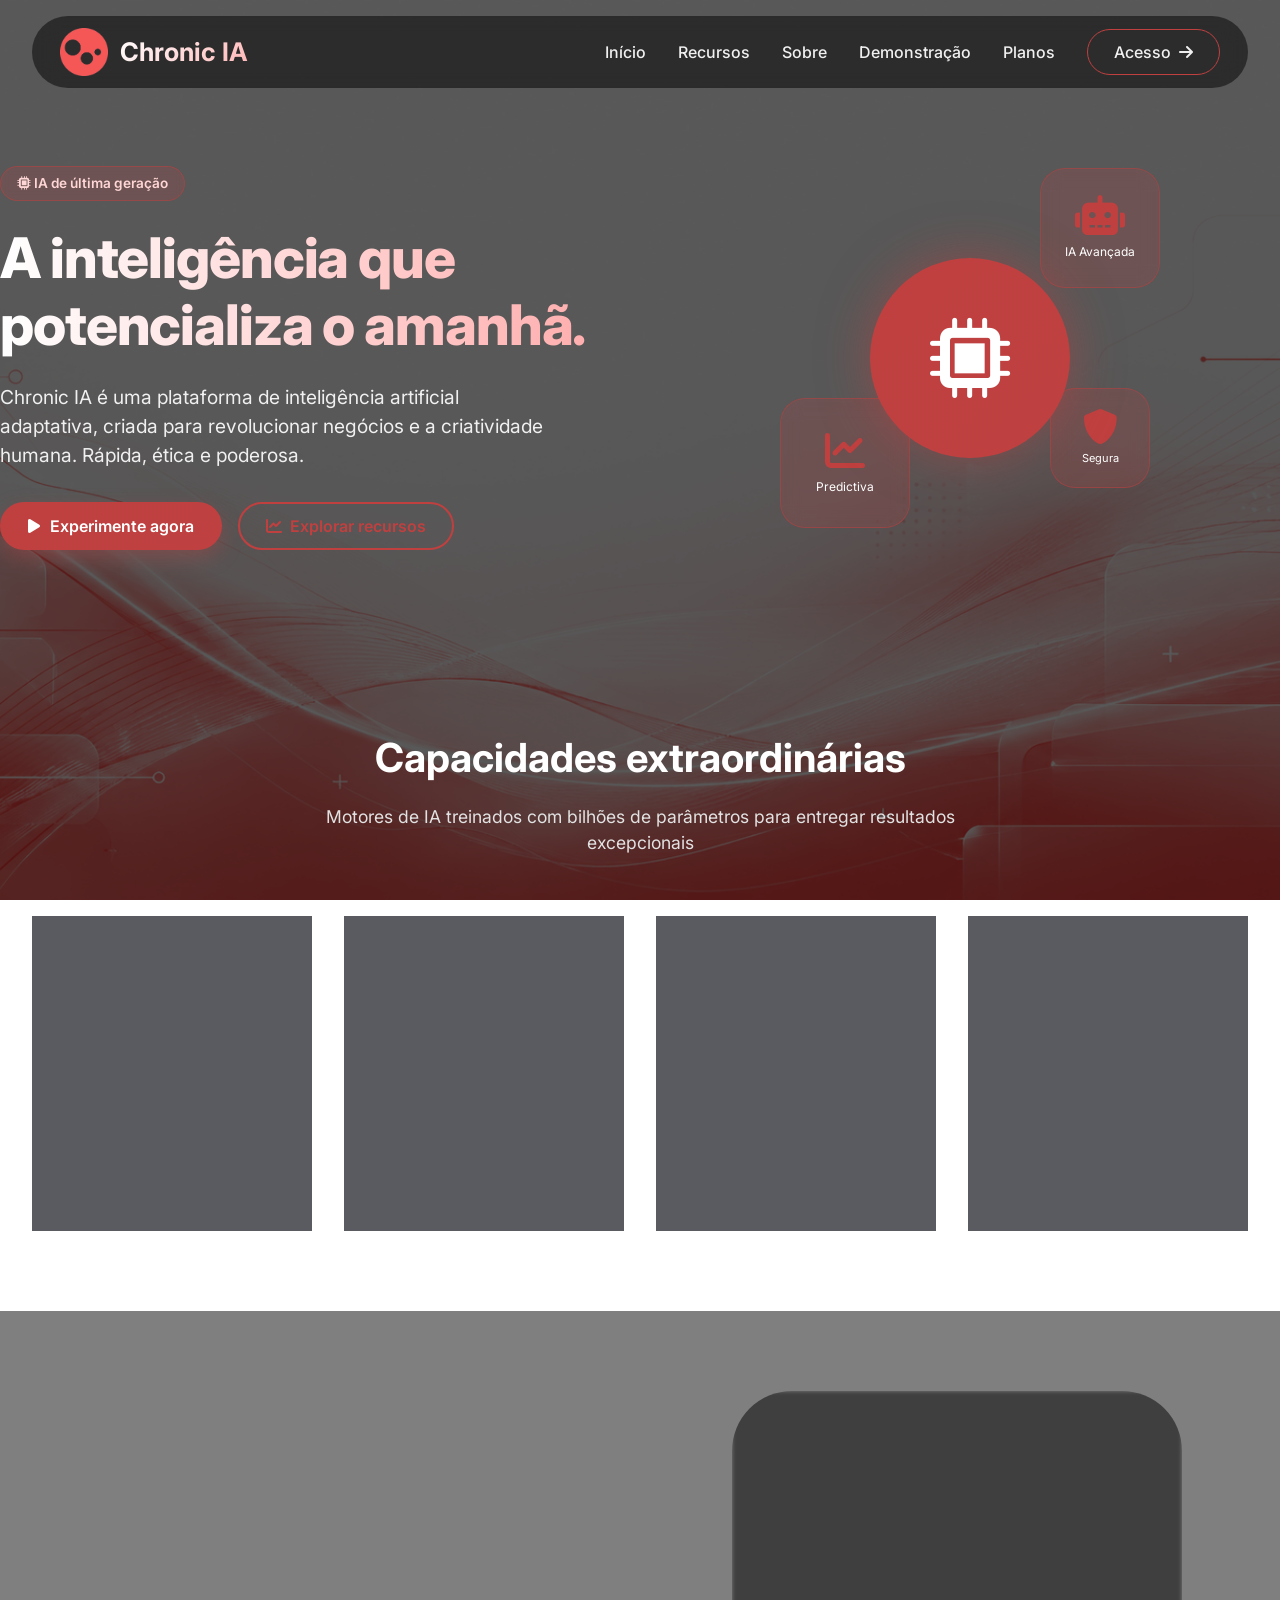
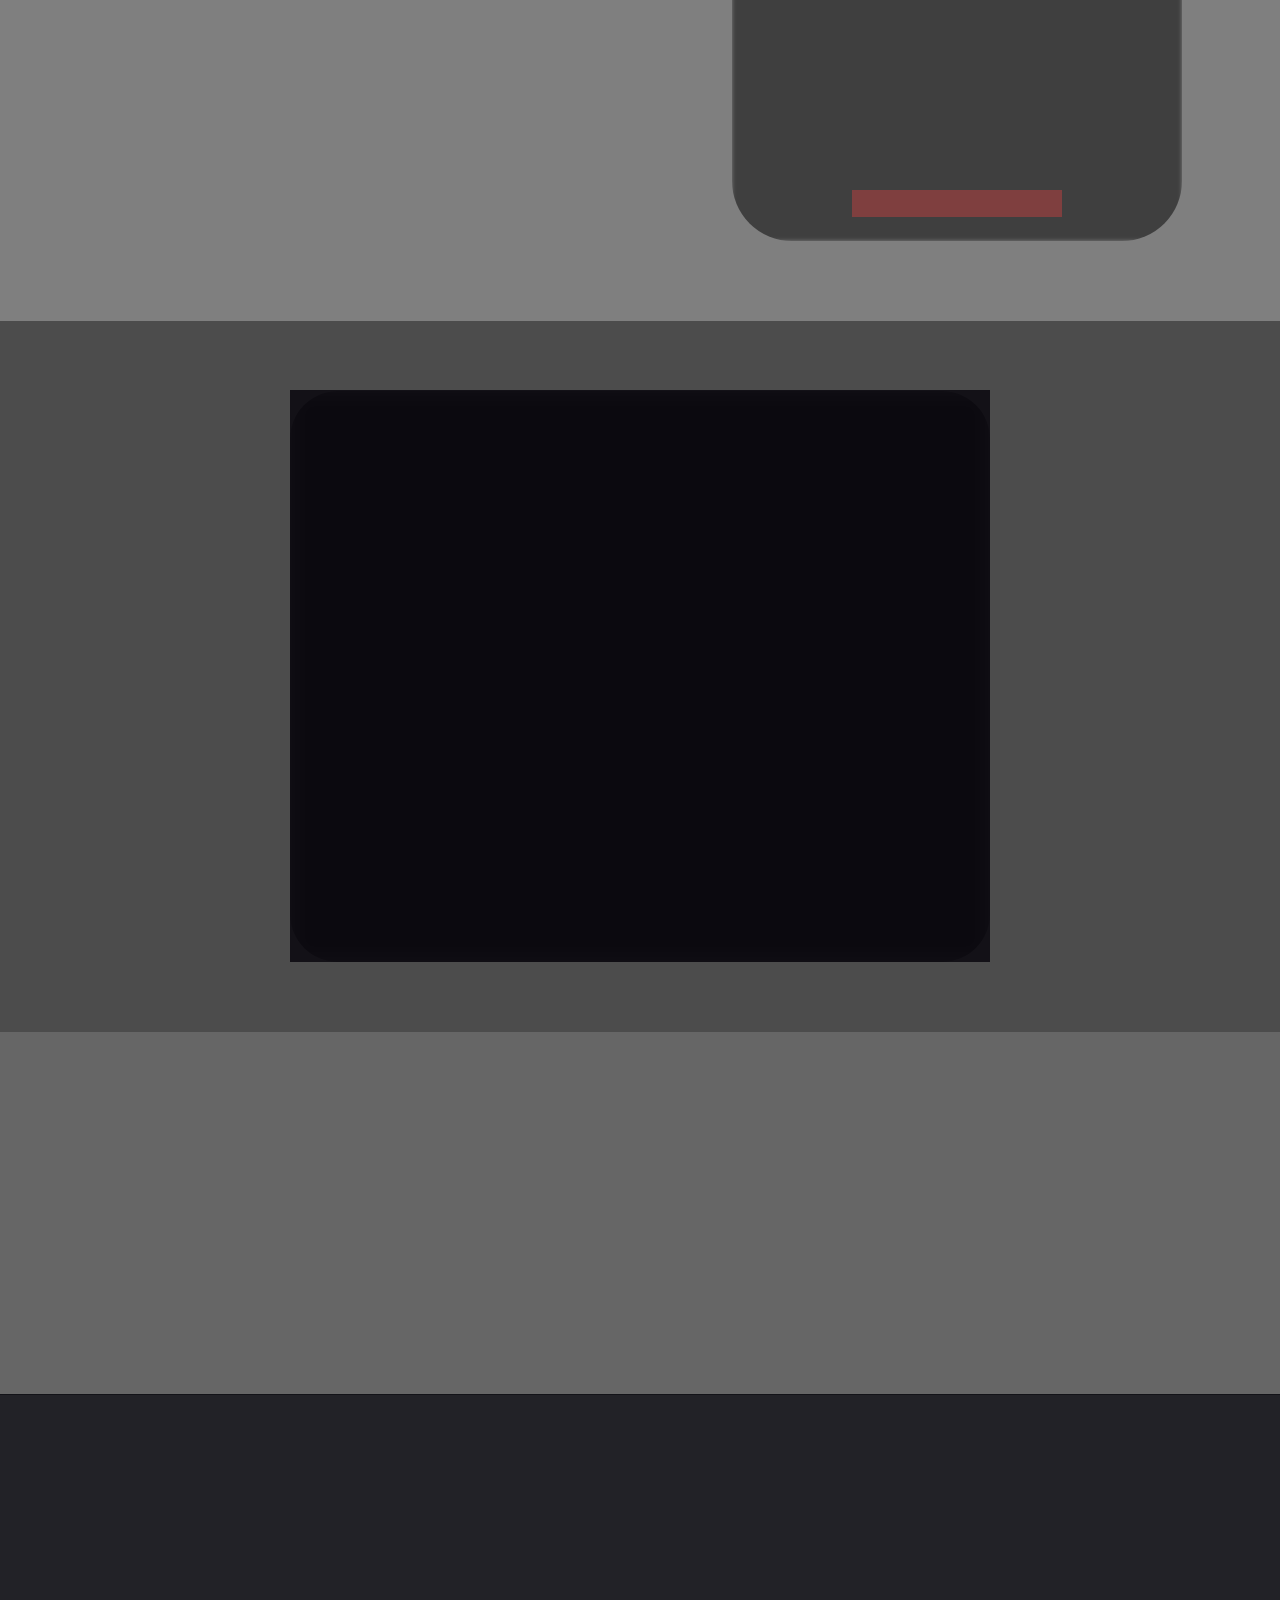
<file: com IA/index.html>
<!DOCTYPE html>
<html lang="pt-br">
<head>
    <meta charset="UTF-8">
    <meta name="viewport" content="width=device-width, initial-scale=1.0, user-scalable=yes">
    <title>Chronic IA | Inteligência Artificial do Futuro</title>
    <!-- Google Fonts para tipografia moderna -->
    <link href="https://fonts.googleapis.com/css2?family=Inter:opsz,wght@14..32,300;14..32,400;14..32,600;14..32,700;14..32,800&display=swap" rel="stylesheet">
    <!-- Font Awesome 6 (ícones) -->
    <link rel="stylesheet" href="https://cdnjs.cloudflare.com/ajax/libs/font-awesome/6.0.0-beta3/css/all.min.css">
    <style>
        * {
            margin: 0;
            padding: 0;
            box-sizing: border-box;
        }

        body {
            font-family: 'Inter', sans-serif;
            color: #1a202c;
            line-height: 1.5;
            scroll-behavior: smooth;
            background-image: url("../public/wallpaper.png");
            background-size: cover;
            background-position: center;
            background-attachment: fixed;
            background-repeat: no-repeat;
            position: relative;
        }

        /* Overlay para melhor contraste do texto sobre o wallpaper */
        body::before {
            content: '';
            position: fixed;
            top: 0;
            left: 0;
            width: 100%;
            height: 100%;
            background: rgba(0, 0, 0, 0.65);
            z-index: -1;
        }

        /* Para garantir que todo o conteúdo fique acima do overlay */
        section, footer, .container, .navbar, .demo-section, .cta {
            position: relative;
            z-index: 2;
        }

        .container {
            max-width: 1280px;
            margin: 0 auto;
            padding: 0 32px;
        }

        /* Botões globais */
        .btn-primary {
            display: inline-flex;
            align-items: center;
            gap: 10px;
            background: linear-gradient(135deg, #c04040, #bf4040);
            color: white;
            font-weight: 600;
            padding: 12px 28px;
            border-radius: 40px;
            text-decoration: none;
            transition: all 0.3s ease;
            box-shadow: 0 8px 20px rgba(192, 64, 64, 0.35);
            border: none;
            font-size: 1rem;
            cursor: pointer;
        }

        .btn-primary:hover {
            transform: translateY(-3px);
            box-shadow: 0 15px 30px rgba(192, 64, 64, 0.5);
            background: linear-gradient(135deg, #b33838, #a83535);
        }

        .btn-outline {
            display: inline-flex;
            align-items: center;
            gap: 8px;
            background: transparent;
            border: 2px solid #c04040;
            color: #c04040;
            font-weight: 600;
            padding: 10px 26px;
            border-radius: 40px;
            text-decoration: none;
            transition: 0.2s;
        }

        .btn-outline:hover {
            background: #c04040;
            color: white;
            border-color: #c04040;
        }

        /* Header / Navbar */
        .navbar {
            display: flex;
            justify-content: space-between;
            align-items: center;
            flex-wrap: wrap;
            background: rgba(0, 0, 0, 0.5);
            backdrop-filter: blur(12px);
            border-radius: 60px;
            margin-top: 16px;
            padding: 12px 28px;
        }

        .logo {
            display: flex;
            align-items: center;
            gap: 12px;
            font-size: 1.8rem;
            font-weight: 800;
        }

        .logo-img {
            height: 48px;
            width: auto;
            max-width: 180px;
            object-fit: contain;
            filter: brightness(1.1);
        }

        .logo i.fa-brain {
            display: none;
        }

        .logo span {
            font-size: 1.6rem;
            font-weight: 700;
            background: linear-gradient(135deg, #fff, #ffb6b6);
            -webkit-background-clip: text;
            background-clip: text;
            color: transparent;
        }

        .nav-links {
            display: flex;
            gap: 32px;
            align-items: center;
            flex-wrap: wrap;
        }

        .nav-links a {
            text-decoration: none;
            font-weight: 500;
            color: #f0f0f0;
            transition: 0.2s;
        }

        .nav-links a:hover {
            color: #ff9f9f;
        }

        /* Hero Section */
        .hero {
            padding: 60px 0 80px 0;
            display: flex;
            align-items: center;
            flex-wrap: wrap;
            justify-content: space-between;
            gap: 40px;
        }

        .hero-content {
            flex: 1;
            min-width: 280px;
            color: white;
        }

        .badge {
            background: rgba(192, 64, 64, 0.2);
            backdrop-filter: blur(4px);
            color: #ffd6d6;
            display: inline-block;
            padding: 6px 16px;
            border-radius: 40px;
            font-size: 0.85rem;
            font-weight: 600;
            margin-bottom: 24px;
            border: 1px solid rgba(192, 64, 64, 0.5);
        }

        .hero-content h1 {
            font-size: 3.5rem;
            font-weight: 800;
            line-height: 1.2;
            letter-spacing: -0.02em;
            background: linear-gradient(to right, #ffffff, #ffaaaa);
            -webkit-background-clip: text;
            background-clip: text;
            color: transparent;
            margin-bottom: 24px;
        }

        .hero-content p {
            font-size: 1.2rem;
            color: #f0f0f0;
            max-width: 550px;
            margin-bottom: 32px;
        }

        .hero-buttons {
            display: flex;
            flex-wrap: wrap;
            gap: 16px;
        }

        .hero-image {
            flex: 1;
            min-width: 280px;
            display: flex;
            justify-content: center;
            align-items: center;
        }

        /* Features */
        .features {
            padding: 80px 0;
        }

        .section-header {
            text-align: center;
            max-width: 700px;
            margin: 0 auto 60px auto;
            color: white;
        }

        .section-header h2 {
            font-size: 2.5rem;
            font-weight: 700;
            margin-bottom: 16px;
            color: white;
        }

        .section-header p {
            font-size: 1.1rem;
            color: #e2e2e2;
        }

        .cards-grid {
            display: grid;
            grid-template-columns: repeat(auto-fit, minmax(280px, 1fr));
            gap: 32px;
        }

        .card {
            background: rgba(20, 20, 30, 0.7);
            backdrop-filter: blur(12px);
            border-radius: 32px;
            padding: 32px 24px;
            transition: all 0.3s;
            border: 1px solid rgba(192, 64, 64, 0.4);
            text-align: center;
            color: white;
        }

        .card:hover {
            transform: translateY(-8px);
            border-color: #c04040;
            background: rgba(30, 30, 45, 0.85);
            box-shadow: 0 20px 30px -12px rgba(0, 0, 0, 0.4);
        }

        .card-icon {
            font-size: 3rem;
            color: #c04040;
            margin-bottom: 20px;
        }

        .card h3 {
            font-size: 1.5rem;
            margin-bottom: 12px;
            color: #fff;
        }

        .card p {
            color: #e0e0e0;
        }

        /* About */
        .about {
            padding: 80px 0;
            background: rgba(0, 0, 0, 0.5);
            backdrop-filter: blur(8px);
        }

        .about-content {
            display: flex;
            flex-wrap: wrap;
            align-items: center;
            gap: 50px;
        }

        .about-text {
            flex: 1;
            color: white;
        }

        .about-text h2 {
            font-size: 2.2rem;
            margin-bottom: 20px;
            color: white;
        }

        .about-text p {
            color: #f0efef;
            margin-bottom: 24px;
            font-size: 1rem;
            line-height: 1.6;
        }

        .stats {
            display: flex;
            gap: 32px;
            margin: 32px 0 20px;
            flex-wrap: wrap;
        }

        .stat-item h4 {
            font-size: 2rem;
            font-weight: 800;
            color: #c04040;
        }

        .stat-item p {
            color: #ddd;
        }

        .about-image {
            flex: 1;
            text-align: center;
            display: flex;
            justify-content: center;
            align-items: center;
        }

        /* Demo */
        .demo-section {
            padding: 70px 20px;
            background: rgba(0, 0, 0, 0.7);
            backdrop-filter: blur(10px);
            text-align: center;
        }

        .demo-card {
            max-width: 700px;
            margin: 0 auto;
            background: rgba(10, 8, 15, 0.85);
            backdrop-filter: blur(10px);
            border-radius: 48px;
            padding: 40px 32px;
            border: 1px solid rgba(192, 64, 64, 0.6);
        }

        .demo-card h2 {
            font-size: 2rem;
            margin-bottom: 16px;
            color: white;
        }

        .demo-card p {
            opacity: 0.9;
            margin-bottom: 32px;
            color: #ddd;
        }

        .chat-simulator {
            background: #1e1a2ae0;
            border-radius: 28px;
            padding: 20px;
            text-align: left;
        }

        .message-bot {
            background: rgba(192, 64, 64, 0.25);
            padding: 12px 18px;
            border-radius: 20px;
            margin-bottom: 20px;
            display: inline-block;
            max-width: 85%;
            color: #ffe5e5;
            border-left: 3px solid #c04040;
        }

        .input-group {
            display: flex;
            gap: 12px;
            margin-top: 16px;
        }

        .input-group input {
            flex: 1;
            padding: 14px 20px;
            border-radius: 60px;
            border: none;
            background: #ffffff15;
            color: white;
            font-size: 1rem;
            outline: none;
            border: 1px solid #c04040;
        }

        .input-group input::placeholder {
            color: #b9a3a3;
        }

        .input-group button {
            background: #c04040;
            border: none;
            border-radius: 60px;
            padding: 0 28px;
            color: white;
            font-weight: bold;
            cursor: pointer;
            transition: 0.2s;
        }

        .input-group button:hover {
            background: #bf4040;
            transform: scale(1.02);
        }

        .response-area {
            margin-top: 24px;
            background: #0a0a1a80;
            border-radius: 24px;
            padding: 16px;
            font-size: 0.95rem;
            border-left: 4px solid #c04040;
            color: #f3e5e5;
        }

        /* CTA */
        .cta {
            padding: 80px 20px;
            text-align: center;
            background: rgba(0, 0, 0, 0.6);
            backdrop-filter: blur(4px);
        }

        .cta h2 {
            font-size: 2.3rem;
            margin-bottom: 20px;
            color: white;
        }

        .cta p {
            color: #f0e0e0;
        }

        /* Footer */
        footer {
            background: #0a0a10e6;
            backdrop-filter: blur(8px);
            color: #cbd5e1;
            padding: 48px 0 24px;
            border-top: 1px solid #c0404050;
        }

        .footer-grid {
            display: flex;
            flex-wrap: wrap;
            justify-content: space-between;
            gap: 40px;
            margin-bottom: 40px;
        }

        .footer-logo {
            font-size: 1.6rem;
            font-weight: bold;
            background: linear-gradient(135deg, #ffffff, #ffa0a0);
            -webkit-background-clip: text;
            background-clip: text;
            color: transparent;
        }

        .footer-links {
            display: flex;
            gap: 48px;
            flex-wrap: wrap;
        }

        .footer-links div a {
            display: block;
            color: #cbd5e1;
            text-decoration: none;
            margin-bottom: 12px;
            transition: 0.2s;
        }

        .footer-links div a:hover {
            color: #f0a0a0;
        }

        .copyright {
            text-align: center;
            border-top: 1px solid #c0404030;
            padding-top: 28px;
            font-size: 0.85rem;
        }

        /* Responsivo */
        @media (max-width: 768px) {
            .navbar {
                flex-direction: column;
                gap: 20px;
                margin: 10px;
            }
            .nav-links {
                justify-content: center;
            }
            .hero-content h1 {
                font-size: 2.4rem;
            }
            .hero {
                text-align: center;
                justify-content: center;
            }
            .hero-buttons {
                justify-content: center;
            }
            .stats {
                justify-content: center;
            }
            .about-content {
                text-align: center;
                flex-direction: column-reverse;
            }
            .hero-image {
                margin-top: 20px;
            }
            .about-image {
                margin-top: 30px;
            }
        }

        /* Animações */
        @keyframes spin {
            from { transform: rotate(0deg); }
            to { transform: rotate(360deg); }
        }
        
        @keyframes spinReverse {
            from { transform: rotate(360deg); }
            to { transform: rotate(0deg); }
        }
        
        @keyframes pulseCenter {
            0%, 100% { transform: scale(1); }
            50% { transform: scale(1.08); box-shadow: 0 0 60px rgba(192,64,64,0.8); }
        }
        
        @keyframes glow {
            0%, 100% { opacity: 0.3; transform: scale(1); }
            50% { opacity: 1; transform: scale(1.3); box-shadow: 0 0 25px #c04040; }
        }
        
        @keyframes floatParticle {
            0%, 100% { transform: translateY(0px) translateX(0px); opacity: 0.3; }
            50% { transform: translateY(-15px) translateX(10px); opacity: 1; }
        }
        
        @keyframes pulse {
            0%, 100% { transform: translate(-50%, -50%) scale(1); }
            50% { transform: translate(-50%, -50%) scale(1.05); }
        }
        
        @keyframes floatCard1 {
            0%, 100% { transform: translateY(0px) rotate(0deg); }
            50% { transform: translateY(-15px) rotate(5deg); }
        }
        
        @keyframes floatCard2 {
            0%, 100% { transform: translateY(0px) rotate(0deg); }
            50% { transform: translateY(-12px) rotate(-3deg); }
        }
        
        @keyframes floatCard3 {
            0%, 100% { transform: translateY(0px) rotate(0deg); }
            50% { transform: translateY(-10px) rotate(4deg); }
        }
    </style>
</head>
<body>

    <!-- Header / Navegação -->
    <div class="container">
        <div class="navbar">
            <div class="logo">
                <img src="../public/icon.png" alt="Logo Chronic IA" class="logo-img">
                <i class="fas fa-brain"></i>
                <span>Chronic IA</span>
            </div>
            <div class="nav-links">
                <a href="#home">Início</a>
                <a href="#features">Recursos</a>
                <a href="#about">Sobre</a>
                <a href="#demo">Demonstração</a>
                <a href="planos.html">Planos</a>
                <a href="login.html" class="btn-outline" style="border-width:1.5px">Acesso <i class="fas fa-arrow-right"></i></a>
            </div>
        </div>
    </div>

    <!-- Hero Section (home) -->
    <section id="home">
        <div class="container hero">
            <div class="hero-content">
                <div class="badge">
                    <i class="fas fa-microchip"></i> IA de última geração
                </div>
                <h1>A inteligência que<br> potencializa o amanhã.</h1>
                <p>Chronic IA é uma plataforma de inteligência artificial adaptativa, criada para revolucionar negócios e a criatividade humana. Rápida, ética e poderosa.</p>
                <div class="hero-buttons">
                    <a href="#demo" class="btn-primary"><i class="fas fa-play"></i> Experimente agora</a>
                    <a href="#features" class="btn-outline"><i class="fas fa-chart-line"></i> Explorar recursos</a>
                </div>
            </div>
            <div class="hero-image">
                <div style="position: relative; width: 420px; height: 420px; max-width: 100%;">
                    <!-- Círculo central -->
                    <div style="position: absolute; top: 50%; left: 50%; transform: translate(-50%, -50%); width: 200px; height: 200px; background: linear-gradient(135deg, #c04040, #bf4040); border-radius: 50%; display: flex; justify-content: center; align-items: center; box-shadow: 0 0 50px rgba(192, 64, 64, 0.5); animation: pulse 2s ease-in-out infinite; z-index: 2;">
                        <i class="fas fa-microchip" style="font-size: 80px; color: white;"></i>
                    </div>
                    
                    <!-- Card 1 -->
                    <div style="position: absolute; top: 20px; right: 20px; width: 120px; height: 120px; background: rgba(192, 64, 64, 0.2); backdrop-filter: blur(10px); border-radius: 25px; border: 1px solid rgba(192, 64, 64, 0.5); display: flex; flex-direction: column; justify-content: center; align-items: center; animation: floatCard1 4s ease-in-out infinite;">
                        <i class="fas fa-robot" style="font-size: 40px; color: #c04040;"></i>
                        <span style="color: white; font-size: 12px; margin-top: 8px;">IA Avançada</span>
                    </div>
                    
                    <!-- Card 2 -->
                    <div style="position: absolute; bottom: 40px; left: 20px; width: 130px; height: 130px; background: rgba(192, 64, 64, 0.2); backdrop-filter: blur(10px); border-radius: 25px; border: 1px solid rgba(192, 64, 64, 0.5); display: flex; flex-direction: column; justify-content: center; align-items: center; animation: floatCard2 5s ease-in-out infinite;">
                        <i class="fas fa-chart-line" style="font-size: 40px; color: #c04040;"></i>
                        <span style="color: white; font-size: 12px; margin-top: 8px;">Predictiva</span>
                    </div>
                    
                    <!-- Card 3 -->
                    <div style="position: absolute; bottom: 80px; right: 30px; width: 100px; height: 100px; background: rgba(192, 64, 64, 0.2); backdrop-filter: blur(10px); border-radius: 25px; border: 1px solid rgba(192, 64, 64, 0.5); display: flex; flex-direction: column; justify-content: center; align-items: center; animation: floatCard3 3.5s ease-in-out infinite;">
                        <i class="fas fa-shield-alt" style="font-size: 35px; color: #c04040;"></i>
                        <span style="color: white; font-size: 11px; margin-top: 6px;">Segura</span>
                    </div>
                </div>
            </div>
        </div>
    </section>

    <!-- Recursos principais -->
    <section id="features" class="features">
        <div class="container">
            <div class="section-header">
                <h2>Capacidades extraordinárias</h2>
                <p>Motores de IA treinados com bilhões de parâmetros para entregar resultados excepcionais</p>
            </div>
            <div class="cards-grid">
                <div class="card">
                    <div class="card-icon"><i class="fas fa-robot"></i></div>
                    <h3>Assistente Cognitivo</h3>
                    <p>Processamento de linguagem natural com compreensão contextual e multidioma.</p>
                </div>
                <div class="card">
                    <div class="card-icon"> <i class="fa-solid fa-chart-area"></i> </div>
                    <h3>Análise Preditiva</h3>
                    <p>Machine learning avançado para prever tendências e tomar decisões baseadas em dados.</p>
                </div>
                <div class="card">
                    <div class="card-icon"><i class="fas fa-shield-alt"></i></div>
                    <h3>Ética e Privacidade</h3>
                    <p>Segurança em nível empresarial e IA responsável com total conformidade LGPD.</p>
                </div>
                <div class="card">
                    <div class="card-icon"><i class="fas fa-cloud-upload-alt"></i></div>
                    <h3>Integração total</h3>
                    <p>APIs flexíveis e conexão nativa com CRMs, ERPs e ferramentas de produtividade.</p>
                </div>
            </div>
        </div>
    </section>

    <!-- Sobre a IA (estatísticas) -->
    <section id="about" class="about">
        <div class="container about-content">
            <div class="about-text">
                <h2><span style="color:#c04040;">Chronic IA</span> – Evolução em IA</h2>
                <p>Desenvolvida por cientistas de dados e engenheiros de software de topo, a Chronic IA combina transformers generativos e redes neurais profundas. Nossa arquitetura permite aprendizado contínuo, adaptando-se a cada interação sem perder performance.</p>
                <div class="stats">
                    <div class="stat-item"><h4>99.7%</h4><p>Precisão em NLU</p></div>
                    <div class="stat-item"><h4>140+</h4><p>Idiomas suportados</p></div>
                    <div class="stat-item"><h4>50M</h4><p>Usuários ativos</p></div>
                </div>
                <a href="#demo" class="btn-primary" style="background: linear-gradient(135deg, #c04040, #bf4040); box-shadow: none;">Conheça o potencial <i class="fas fa-chevron-right"></i></a>
            </div>
            
            <!-- Ilustração animada -->
            <div class="about-image">
                <div style="width: 100%; max-width: 450px; height: auto; aspect-ratio: 1/1; background: linear-gradient(135deg, rgba(192,64,64,0.1), rgba(191,64,64,0.05)); border-radius: 60px; display: flex; flex-direction: column; justify-content: center; align-items: center; position: relative; overflow: hidden; backdrop-filter: blur(2px);">
                    
                    <!-- Anéis giratórios -->
                    <div style="position: absolute; width: 70%; height: 70%; border: 2px solid rgba(192,64,64,0.3); border-radius: 50%; animation: spin 8s linear infinite;"></div>
                    <div style="position: absolute; width: 55%; height: 55%; border: 2px solid rgba(192,64,64,0.5); border-radius: 50%; animation: spinReverse 6s linear infinite;"></div>
                    <div style="position: absolute; width: 40%; height: 40%; border: 2px solid rgba(192,64,64,0.7); border-radius: 50%; animation: spin 4s linear infinite;"></div>
                    
                    <!-- Círculo central -->
                    <div style="position: absolute; width: 27%; height: 27%; background: linear-gradient(135deg, #c04040, #bf4040); border-radius: 50%; display: flex; justify-content: center; align-items: center; animation: pulseCenter 2s ease-in-out infinite; box-shadow: 0 0 40px rgba(192,64,64,0.6);">
                        <i class="fas fa-brain" style="font-size: 55%; color: white;"></i>
                    </div>
                    
                    <!-- Nós da rede neural -->
                    <div style="position: absolute; top: 12%; left: 18%; width: 12px; height: 12px; background: #c04040; border-radius: 50%; box-shadow: 0 0 15px #c04040; animation: glow 1.5s ease-in-out infinite;"></div>
                    <div style="position: absolute; top: 7%; right: 22%; width: 10px; height: 10px; background: #c04040; border-radius: 50%; box-shadow: 0 0 12px #c04040; animation: glow 1.8s ease-in-out infinite 0.3s;"></div>
                    <div style="position: absolute; bottom: 13%; left: 11%; width: 14px; height: 14px; background: #c04040; border-radius: 50%; box-shadow: 0 0 18px #c04040; animation: glow 2s ease-in-out infinite 0.6s;"></div>
                    <div style="position: absolute; bottom: 9%; right: 16%; width: 11px; height: 11px; background: #c04040; border-radius: 50%; box-shadow: 0 0 14px #c04040; animation: glow 1.6s ease-in-out infinite 0.9s;"></div>
                    <div style="position: absolute; top: 33%; right: 4%; width: 9px; height: 9px; background: #c04040; border-radius: 50%; box-shadow: 0 0 10px #c04040; animation: glow 2.2s ease-in-out infinite 1.2s;"></div>
                    <div style="position: absolute; bottom: 31%; left: 6%; width: 13px; height: 13px; background: #c04040; border-radius: 50%; box-shadow: 0 0 16px #c04040; animation: glow 1.9s ease-in-out infinite 0.5s;"></div>
                    <div style="position: absolute; top: 22%; left: 50%; transform: translateX(-50%); width: 15px; height: 15px; background: #c04040; border-radius: 50%; box-shadow: 0 0 20px #c04040; animation: glow 1.4s ease-in-out infinite 0.2s;"></div>
                    <div style="position: absolute; bottom: 22%; left: 50%; transform: translateX(-50%); width: 15px; height: 15px; background: #c04040; border-radius: 50%; box-shadow: 0 0 20px #c04040; animation: glow 1.7s ease-in-out infinite 0.8s;"></div>
                    
                    <!-- Partículas -->
                    <div style="position: absolute; top: 30%; left: 20%; width: 4px; height: 4px; background: white; border-radius: 50%; opacity: 0.6; animation: floatParticle 3s ease-in-out infinite;"></div>
                    <div style="position: absolute; top: 60%; right: 15%; width: 3px; height: 3px; background: white; border-radius: 50%; opacity: 0.5; animation: floatParticle 4s ease-in-out infinite 1s;"></div>
                    <div style="position: absolute; bottom: 25%; left: 70%; width: 5px; height: 5px; background: white; border-radius: 50%; opacity: 0.7; animation: floatParticle 3.5s ease-in-out infinite 2s;"></div>
                    
                    <!-- Texto -->
                    <div style="position: absolute; bottom: 6%; text-align: center; z-index: 10;">
                        <span style="color: white; font-size: 12px; font-weight: 600; letter-spacing: 3px; background: rgba(192,64,64,0.5); padding: 6px 18px; border-radius: 40px; backdrop-filter: blur(4px);">CHRONIC IA NEURAL</span>
                    </div>
                </div>
            </div>
        </div>
    </section>

    <!-- Demonstração interativa -->
    <section id="demo" class="demo-section">
        <div class="demo-card">
            <h2><i class="fas fa-comment-dots"></i> Teste a Chronic IA</h2>
            <p>Converse agora com nossa inteligência artificial de demonstração. Pergunte qualquer coisa!</p>
            <div class="chat-simulator">
                <div class="message-bot">
                    <i class="fas fa-robot" style="margin-right: 8px;"></i> Chronic: Olá! Eu sou a Chronic IA, como posso ajudá-lo hoje?
                </div>
                <div class="input-group">
                    <input type="text" id="userQuestion" placeholder="Digite sua mensagem... ex: 'Crie um slogan para minha startup'" autocomplete="off">
                    <button id="askBtn"><i class="fas fa-paper-plane"></i> Enviar</button>
                </div>
                <div class="response-area" id="responseBox">
                    💡 A Chronic IA responderá aqui. Experimente fazer uma pergunta!
                </div>
            </div>
            <p style="font-size: 0.75rem; margin-top: 20px; opacity: 0.7;">* Demonstração simulada com respostas inteligentes pré-definidas para ilustrar o potencial da IA.</p>
        </div>
    </section>

    <!-- Call to Action -->
    <section id="contact" class="cta">
        <div class="container">
            <h2>Pronto para transformar seu negócio?</h2>
            <p style="max-width: 600px; margin: 0 auto 32px; color:#f0e0e0;">Junte-se a milhares de empresas que já aceleraram sua inovação com a Chronic IA.</p>
            <a href="#" class="btn-primary"><i class="fas fa-rocket"></i> Começar agora – Grátis</a>
        </div>
    </section>

    <!-- Footer -->
    <footer>
        <div class="container">
            <div class="footer-grid">
                <div>
                    <div class="footer-logo"><i class="fas fa-brain"></i> Chronic IA</div>
                    <p style="margin-top: 16px; max-width: 240px;">Inteligência artificial responsável para um futuro conectado.</p>
                </div>
                <div class="footer-links">
                    <div>
                        <strong>Produto</strong>
                        <a href="#">Recursos</a>
                        <a href="#">API</a>
                        <a href="#">Segurança</a>
                    </div>
                    <div>
                        <strong>Empresa</strong>
                        <a href="#">Sobre nós</a>
                        <a href="#">Carreiras</a>
                        <a href="#">Blog</a>
                    </div>
                    <div>
                        <strong>Legal</strong>
                        <a href="#">Privacidade</a>
                        <a href="#">Termos</a>
                    </div>
                </div>
            </div>
            <div class="copyright">
                &copy; 2025 Chronic IA - Inteligência Artificial fictícia. Todos os direitos reservados | Feito para demonstração criativa.
            </div>
        </div>
    </footer>
</body>
</html>
</file>
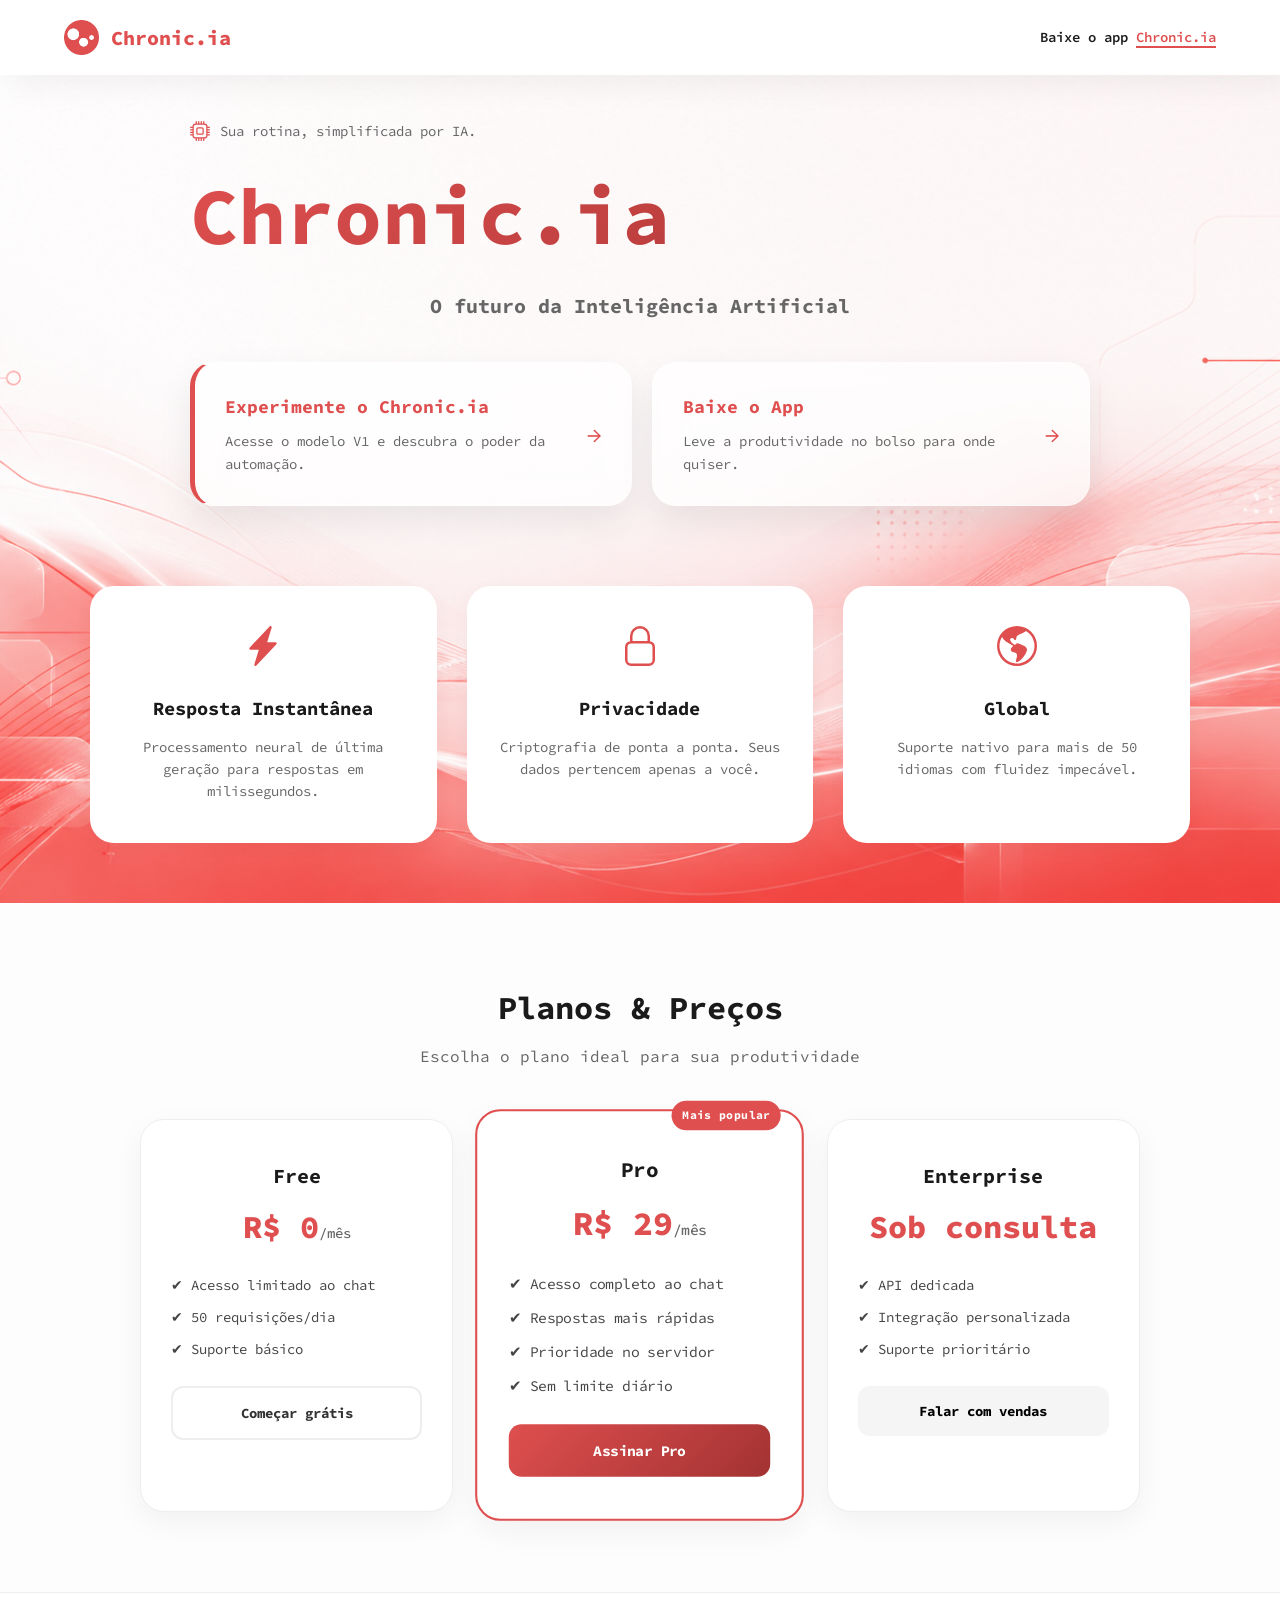
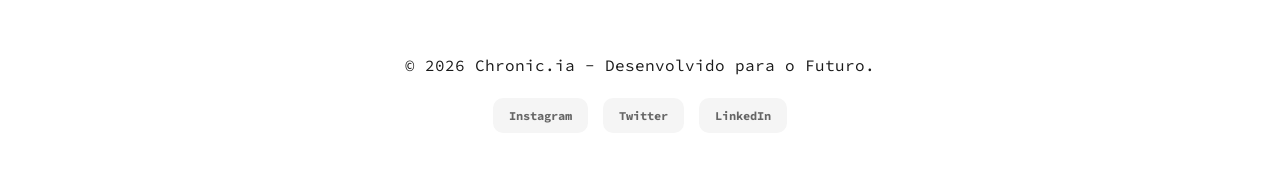
<file: sem IA/index.html>
<!DOCTYPE html>
<html lang="pt-br">

<head>
    <meta charset="UTF-8">
    <meta name="viewport" content="width=device-width, initial-scale=1.0">
    <title>Chronic.ia | O Futuro da Inteligência</title>
    <link rel="stylesheet" href="style.css">
    <link rel="shortcut icon" href="../public/icon.png" type="image/x-icon">
</head>

<body>
    <header>
        <div class="logo">
            <img src="../public/icon.png" alt="Logo Chronic.ia" />
            <h1>Chronic.ia</h1>
        </div>
        <a href="./download.html" class="nav-download">Baixe o app <span>Chronic.ia</span></a>
    </header>

    <main>
        <div class="hero">
            <div class="main-text">
                <svg xmlns="http://www.w3.org/2000/svg" width="20" height="20" fill="#df4f4f" viewBox="0 0 16 16">
                    <path
                        d="M5 0a.5.5 0 0 1 .5.5V2h1V.5a.5.5 0 0 1 1 0V2h1V.5a.5.5 0 0 1 1 0V2h1V.5a.5.5 0 0 1 1 0V2A2.5 2.5 0 0 1 14 4.5h1.5a.5.5 0 0 1 0 1H14v1h1.5a.5.5 0 0 1 0 1H14v1h1.5a.5.5 0 0 1 0 1H14v1h1.5a.5.5 0 0 1 0 1H14a2.5 2.5 0 0 1-2.5 2.5v1.5a.5.5 0 0 1-1 0V14h-1v1.5a.5.5 0 0 1-1 0V14h-1v1.5a.5.5 0 0 1-1 0V14h-1v1.5a.5.5 0 0 1-1 0V14A2.5 2.5 0 0 1 2 11.5H.5a.5.5 0 0 1 0-1H2v-1H.5a.5.5 0 0 1 0-1H2v-1H.5a.5.5 0 0 1 0-1H2v-1H.5a.5.5 0 0 1 0-1H2A2.5 2.5 0 0 1 4.5 2V.5A.5.5 0 0 1 5 0m-.5 3A1.5 1.5 0 0 0 3 4.5v7A1.5 1.5 0 0 0 4.5 13h7a1.5 1.5 0 0 0 1.5-1.5v-7A1.5 1.5 0 0 0 11.5 3zM5 6.5A1.5 1.5 0 0 1 6.5 5h3A1.5 1.5 0 0 1 11 6.5v3A1.5 1.5 0 0 1 9.5 11h-3A1.5 1.5 0 0 1 5 9.5zM6.5 6a.5.5 0 0 0-.5.5v3a.5.5 0 0 0 .5.5h3a.5.5 0 0 0 .5-.5v-3a.5.5 0 0 0-.5-.5z" />
                </svg>
                <span>Sua rotina, simplificada por IA.</span>
            </div>

            <div class="cta">
                <h1>Chronic.ia</h1>
                <p class="tagline">O futuro da Inteligência Artificial</p>

                <div class="links-container">
                    <a href="./login.html" class="glass-card primary">
                        <div class="content">
                            <h3>Experimente o Chronic.ia</h3>
                            <p>Acesse o modelo V1 e descubra o poder da automação.</p>
                        </div>
                        <span class="arrow">→</span>
                    </a>

                    <a href="./download.html" class="glass-card">
                        <div class="content">
                            <h3>Baixe o App</h3>
                            <p>Leve a produtividade no bolso para onde quiser.</p>
                        </div>
                        <span class="arrow">→</span>
                    </a>
                </div>
            </div>
        </div>

        <section class="features">
            <div class="feature-card">
                <div class="icon">
                    <svg xmlns="http://www.w3.org/2000/svg" width="40" height="40" fill="#df4f4f"
                        class="bi bi-lightning-charge-fill" viewBox="0 0 16 16">
                        <path
                            d="M11.251.068a.5.5 0 0 1 .227.58L9.677 6.5H13a.5.5 0 0 1 .364.843l-8 8.5a.5.5 0 0 1-.842-.49L6.323 9.5H3a.5.5 0 0 1-.364-.843l8-8.5a.5.5 0 0 1 .615-.09z" />
                    </svg>
                </div>
                <h3>Resposta Instantânea</h3>
                <p>Processamento neural de última geração para respostas em milissegundos.</p>
            </div>
            <div class="feature-card">
                <div class="icon">
                    <svg xmlns="http://www.w3.org/2000/svg" width="40" height="40" fill="#df4f4f" class="bi bi-lock"
                        viewBox="0 0 16 16">
                        <path fill-rule="evenodd"
                            d="M8 0a4 4 0 0 1 4 4v2.05a2.5 2.5 0 0 1 2 2.45v5a2.5 2.5 0 0 1-2.5 2.5h-7A2.5 2.5 0 0 1 2 13.5v-5a2.5 2.5 0 0 1 2-2.45V4a4 4 0 0 1 4-4M4.5 7A1.5 1.5 0 0 0 3 8.5v5A1.5 1.5 0 0 0 4.5 15h7a1.5 1.5 0 0 0 1.5-1.5v-5A1.5 1.5 0 0 0 11.5 7zM8 1a3 3 0 0 0-3 3v2h6V4a3 3 0 0 0-3-3" />
                    </svg>
                </div>
                <h3>Privacidade</h3>
                <p>Criptografia de ponta a ponta. Seus dados pertencem apenas a você.</p>
            </div>
            <div class="feature-card">
                <div class="icon">
                    <svg xmlns="http://www.w3.org/2000/svg" width="40" height="40" fill="#df4f4f"
                        class="bi bi-globe-americas" viewBox="0 0 16 16">
                        <path
                            d="M8 0a8 8 0 1 0 0 16A8 8 0 0 0 8 0M2.04 4.326c.325 1.329 2.532 2.54 3.717 3.19.48.263.793.434.743.484q-.121.12-.242.234c-.416.396-.787.749-.758 1.266.035.634.618.824 1.214 1.017.577.188 1.168.38 1.286.983.082.417-.075.988-.22 1.52-.215.782-.406 1.48.22 1.48 1.5-.5 3.798-3.186 4-5 .138-1.243-2-2-3.5-2.5-.478-.16-.755.081-.99.284-.172.15-.322.279-.51.216-.445-.148-2.5-2-1.5-2.5.78-.39.952-.171 1.227.182.078.099.163.208.273.318.609.304.662-.132.723-.633.039-.322.081-.671.277-.867.434-.434 1.265-.791 2.028-1.12.712-.306 1.365-.587 1.579-.88A7 7 0 1 1 2.04 4.327Z" />
                    </svg>
                </div>
                <h3>Global</h3>
                <p>Suporte nativo para mais de 50 idiomas com fluidez impecável.</p>
            </div>
        </section>
    </main>

<section class="pricing">
    <div class="pricing-header">
        <h2>Planos & Preços</h2>
        <p>Escolha o plano ideal para sua produtividade</p>
    </div>

    <div class="pricing-grid">
        <div class="pricing-card">
            <h3>Free</h3>
            <p class="price">R$ 0<span>/mês</span></p>

            <ul>
                <li>✔ Acesso limitado ao chat</li>
                <li>✔ 50 requisições/dia</li>
                <li>✔ Suporte básico</li>
            </ul>

            <a href="./login.html" class="btn-outline">Começar grátis</a>
        </div>

        <div class="pricing-card featured">
            <div class="badge">Mais popular</div>
            <h3>Pro</h3>
            <p class="price">R$ 29<span>/mês</span></p>

            <ul>
                <li>✔ Acesso completo ao chat</li>
                <li>✔ Respostas mais rápidas</li>
                <li>✔ Prioridade no servidor</li>
                <li>✔ Sem limite diário</li>
            </ul>

            <a href="#" class="btn-primary-gradient">Assinar Pro</a>
        </div>

        <div class="pricing-card">
            <h3>Enterprise</h3>
            <p class="price">Sob consulta</p>

            <ul>
                <li>✔ API dedicada</li>
                <li>✔ Integração personalizada</li>
                <li>✔ Suporte prioritário</li>
            </ul>

            <a href="#" class="btn-main">Falar com vendas</a>
        </div>
    </div>
</section>
    
    <footer>
        <p>&copy; 2026 Chronic.ia - Desenvolvido para o Futuro.</p>
        <div class="social">
            <a href="#">Instagram</a>
            <a href="#">Twitter</a>
            <a href="#">LinkedIn</a>
        </div>
    </footer>
</body>

</html>
</file>
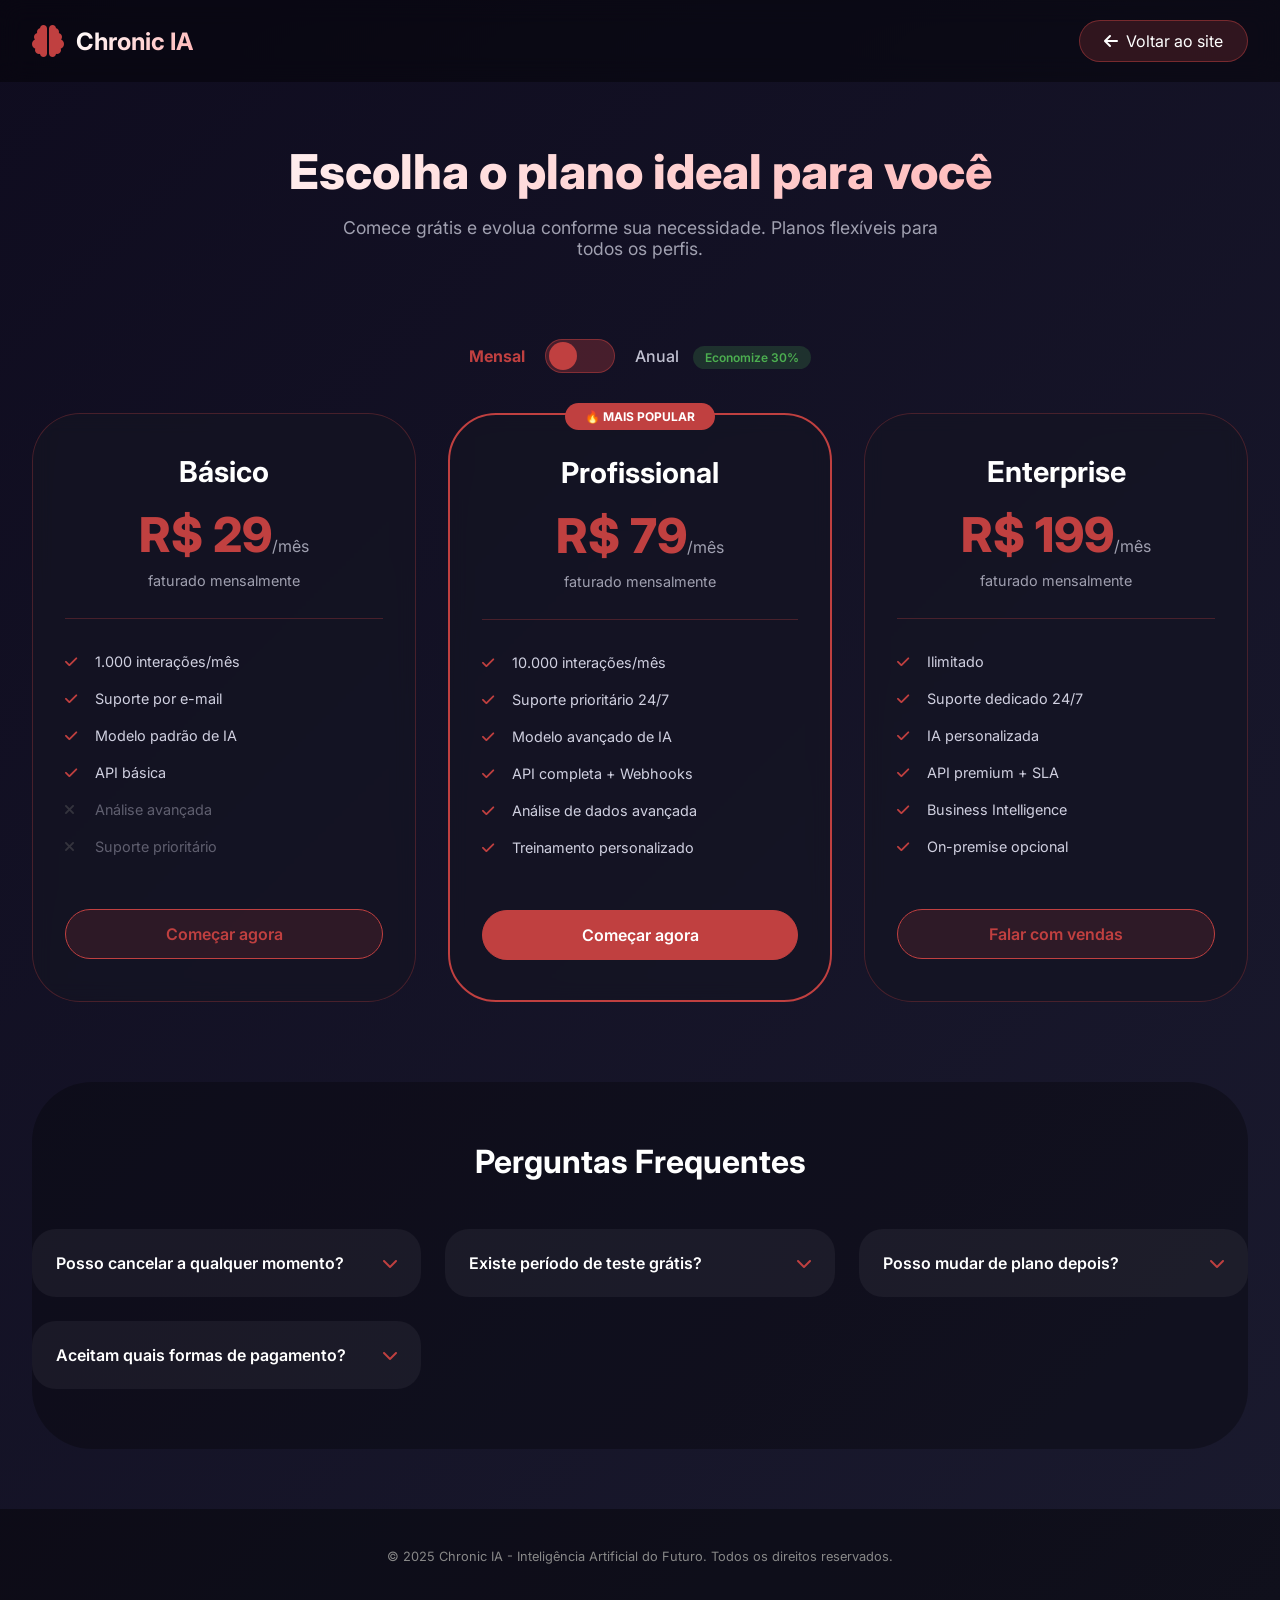
<file: com IA/planos.html>
<!DOCTYPE html>
<html lang="pt-br">

<head>
    <meta charset="UTF-8">
    <meta name="viewport" content="width=device-width, initial-scale=1.0, user-scalable=yes">
    <title>Chronic IA | Planos e Preços</title>
    <!-- Google Fonts -->
    <link
        href="https://fonts.googleapis.com/css2?family=Inter:opsz,wght@14..32,300;14..32,400;14..32,600;14..32,700;14..32,800&display=swap"
        rel="stylesheet">
    <!-- Font Awesome 6 -->
    <link rel="stylesheet" href="https://cdnjs.cloudflare.com/ajax/libs/font-awesome/6.0.0-beta3/css/all.min.css">
    <style>
        * {
            margin: 0;
            padding: 0;
            box-sizing: border-box;
        }

        body {
            font-family: 'Inter', sans-serif;
            background: linear-gradient(135deg, #0f0c1f, #1a1a2e);
            min-height: 100vh;
            color: white;
        }

        /* Header */
        .header {
            background: rgba(0, 0, 0, 0.4);
            backdrop-filter: blur(12px);
            padding: 20px 0;
            position: sticky;
            top: 0;
            z-index: 100;
        }

        .container {
            max-width: 1280px;
            margin: 0 auto;
            padding: 0 32px;
        }

        .navbar {
            display: flex;
            justify-content: space-between;
            align-items: center;
            flex-wrap: wrap;
            gap: 20px;
        }

        .logo {
            display: flex;
            align-items: center;
            gap: 12px;
        }

        .logo i {
            font-size: 32px;
            color: #c04040;
        }

        .logo span {
            font-size: 1.5rem;
            font-weight: 700;
            background: linear-gradient(135deg, #fff, #ffb6b6);
            -webkit-background-clip: text;
            background-clip: text;
            color: transparent;
        }

        .back-link {
            background: rgba(192, 64, 64, 0.2);
            border: 1px solid rgba(192, 64, 64, 0.5);
            padding: 10px 24px;
            border-radius: 40px;
            color: white;
            text-decoration: none;
            transition: 0.3s;
            display: inline-flex;
            align-items: center;
            gap: 8px;
        }

        .back-link:hover {
            background: #c04040;
            transform: translateY(-2px);
        }

        /* Hero dos planos */
        .plans-hero {
            text-align: center;
            padding: 60px 0 40px;
        }

        .plans-hero h1 {
            font-size: 3rem;
            font-weight: 800;
            background: linear-gradient(135deg, #ffffff, #ffaaaa);
            -webkit-background-clip: text;
            background-clip: text;
            color: transparent;
            margin-bottom: 16px;
        }

        .plans-hero p {
            color: #a0a0b0;
            font-size: 1.1rem;
            max-width: 600px;
            margin: 0 auto;
        }

        /* Toggle Mensal/Anual */
        .toggle-container {
            display: flex;
            justify-content: center;
            align-items: center;
            gap: 20px;
            margin: 40px 0;
        }

        .toggle-label {
            font-size: 1rem;
            font-weight: 500;
            color: #c0c0d0;
        }

        .toggle-label.active {
            color: #c04040;
            font-weight: 700;
        }

        .toggle-switch {
            width: 70px;
            height: 34px;
            background: rgba(192, 64, 64, 0.3);
            border-radius: 40px;
            display: flex;
            align-items: center;
            padding: 3px;
            cursor: pointer;
            transition: 0.3s;
            border: 1px solid rgba(192, 64, 64, 0.5);
        }

        .toggle-slider {
            width: 28px;
            height: 28px;
            background: #c04040;
            border-radius: 50%;
            transition: 0.3s;
        }

        .toggle-switch.active .toggle-slider {
            transform: translateX(36px);
        }

        .economy-badge {
            background: rgba(76, 175, 80, 0.2);
            color: #4caf50;
            padding: 4px 12px;
            border-radius: 40px;
            font-size: 12px;
            font-weight: 600;
            margin-left: 10px;
        }

        /* Cards de planos */
        .plans-grid {
            display: grid;
            grid-template-columns: repeat(auto-fit, minmax(320px, 1fr));
            gap: 32px;
            margin: 40px 0 80px;
        }

        .plan-card {
            background: rgba(20, 20, 35, 0.7);
            backdrop-filter: blur(10px);
            border-radius: 48px;
            padding: 40px 32px;
            border: 1px solid rgba(192, 64, 64, 0.3);
            transition: all 0.3s ease;
            position: relative;
        }

        .plan-card:hover {
            transform: translateY(-10px);
            border-color: #c04040;
            box-shadow: 0 20px 40px rgba(192, 64, 64, 0.2);
        }

        .plan-card.popular {
            border: 2px solid #c04040;
            transform: scale(1.02);
        }

        .plan-card.popular:hover {
            transform: scale(1.02) translateY(-10px);
        }

        .popular-badge {
            position: absolute;
            top: -12px;
            left: 50%;
            transform: translateX(-50%);
            background: #c04040;
            padding: 6px 20px;
            border-radius: 40px;
            font-size: 12px;
            font-weight: 700;
            color: white;
            white-space: nowrap;
        }

        .plan-name {
            font-size: 1.8rem;
            font-weight: 700;
            margin-bottom: 16px;
            text-align: center;
        }

        .plan-price {
            text-align: center;
            margin-bottom: 24px;
            padding-bottom: 24px;
            border-bottom: 1px solid rgba(192, 64, 64, 0.3);
        }

        .price-value {
            font-size: 3rem;
            font-weight: 800;
            color: #c04040;
        }

        .price-value span {
            font-size: 1rem;
            font-weight: 400;
            color: #a0a0b0;
        }

        .price-period {
            font-size: 0.9rem;
            color: #a0a0b0;
            margin-top: 8px;
        }

        .original-price {
            text-decoration: line-through;
            font-size: 0.9rem;
            color: #888;
            margin-top: 5px;
        }

        .features-list {
            list-style: none;
            margin: 24px 0;
        }

        .features-list li {
            padding: 10px 0;
            display: flex;
            align-items: center;
            gap: 10px;
            color: #d0d0e0;
            font-size: 0.9rem;
        }

        .features-list li i {
            color: #c04040;
            width: 20px;
            font-size: 14px;
        }

        .features-list li.disabled {
            opacity: 0.4;
        }

        .features-list li.disabled i {
            color: #666;
        }

        .btn-plan {
            width: 100%;
            background: rgba(192, 64, 64, 0.15);
            border: 1px solid #c04040;
            padding: 14px;
            border-radius: 40px;
            color: #c04040;
            font-weight: 600;
            font-size: 1rem;
            cursor: pointer;
            transition: 0.3s;
            margin-top: 20px;
            font-family: 'Inter', sans-serif;
        }

        .btn-plan:hover {
            background: #c04040;
            color: white;
            transform: translateY(-2px);
        }

        .plan-card.popular .btn-plan {
            background: #c04040;
            color: white;
        }

        .plan-card.popular .btn-plan:hover {
            background: #b33838;
            transform: translateY(-2px);
        }

        /* FAQ Section */
        .faq-section {
            padding: 60px 0;
            background: rgba(0, 0, 0, 0.3);
            border-radius: 60px;
            margin-bottom: 60px;
        }

        .faq-section h2 {
            text-align: center;
            font-size: 2rem;
            margin-bottom: 48px;
        }

        .faq-grid {
            display: grid;
            grid-template-columns: repeat(auto-fit, minmax(350px, 1fr));
            gap: 24px;
        }

        .faq-item {
            background: rgba(255, 255, 255, 0.05);
            border-radius: 24px;
            padding: 24px;
            cursor: pointer;
            transition: 0.3s;
        }

        .faq-item:hover {
            background: rgba(255, 255, 255, 0.08);
        }

        .faq-question {
            display: flex;
            justify-content: space-between;
            align-items: center;
            font-weight: 600;
            color: white;
        }

        .faq-question i {
            color: #c04040;
            transition: 0.3s;
        }

        .faq-answer {
            max-height: 0;
            overflow: hidden;
            transition: 0.3s;
            color: #b0b0c0;
            font-size: 0.9rem;
            line-height: 1.6;
        }

        .faq-item.active .faq-answer {
            max-height: 200px;
            margin-top: 16px;
        }

        .faq-item.active .faq-question i {
            transform: rotate(180deg);
        }

        /* Footer */
        footer {
            background: rgba(0, 0, 0, 0.4);
            padding: 40px 0;
            text-align: center;
            color: #888;
            font-size: 0.8rem;
        }

        /* Responsivo */
        @media (max-width: 768px) {
            .container {
                padding: 0 20px;
            }

            .plans-hero h1 {
                font-size: 2rem;
            }

            .plan-card.popular {
                transform: scale(1);
            }

            .plan-card.popular:hover {
                transform: translateY(-10px);
            }

            .faq-grid {
                grid-template-columns: 1fr;
            }
        }

        /* Animação de entrada */
        @keyframes fadeInUp {
            from {
                opacity: 0;
                transform: translateY(30px);
            }

            to {
                opacity: 1;
                transform: translateY(0);
            }
        }

        .plan-card {
            animation: fadeInUp 0.6s ease-out forwards;
            opacity: 0;
        }

        .plan-card:nth-child(1) {
            animation-delay: 0.1s;
        }

        .plan-card:nth-child(2) {
            animation-delay: 0.2s;
        }

        .plan-card:nth-child(3) {
            animation-delay: 0.3s;
        }
    </style>
</head>

<body>

    <!-- Header -->
    <div class="header">
        <div class="container">
            <div class="navbar">
                <div class="logo">
                    <i class="fas fa-brain"></i>
                    <span>Chronic IA</span>
                </div>
                <a href="index.html" class="back-link">
                    <i class="fas fa-arrow-left"></i> Voltar ao site
                </a>
            </div>
        </div>
    </div>

    <!-- Hero Section -->
    <div class="container">
        <div class="plans-hero">
            <h1>Escolha o plano ideal para você</h1>
            <p>Comece grátis e evolua conforme sua necessidade. Planos flexíveis para todos os perfis.</p>
        </div>

        <!-- Toggle Mensal/Anual -->
        <div class="toggle-container">
            <span class="toggle-label active" id="monthlyLabel">Mensal</span>
            <div class="toggle-switch" id="toggleSwitch">
                <div class="toggle-slider"></div>
            </div>
            <span class="toggle-label" id="yearlyLabel">Anual <span class="economy-badge">Economize 30%</span></span>
        </div>

        <!-- Cards de Planos -->
        <div class="plans-grid" id="plansGrid">
            <!-- Plano Básico -->
            <div class="plan-card">
                <div class="plan-name">Básico</div>
                <div class="plan-price">
                    <div class="price-value" id="basicPrice">R$ 29<span>/mês</span></div>
                    <div class="price-period" id="basicPeriod">faturado mensalmente</div>
                    <div class="original-price" id="basicOriginal"></div>
                </div>
                <ul class="features-list">
                    <li><i class="fas fa-check"></i> 1.000 interações/mês</li>
                    <li><i class="fas fa-check"></i> Suporte por e-mail</li>
                    <li><i class="fas fa-check"></i> Modelo padrão de IA</li>
                    <li><i class="fas fa-check"></i> API básica</li>
                    <li class="disabled"><i class="fas fa-times"></i> Análise avançada</li>
                    <li class="disabled"><i class="fas fa-times"></i> Suporte prioritário</li>
                </ul>
                <button class="btn-plan">Começar agora</button>
            </div>

            <!-- Plano Profissional (Popular) -->
            <div class="plan-card popular">
                <div class="popular-badge">🔥 MAIS POPULAR</div>
                <div class="plan-name">Profissional</div>
                <div class="plan-price">
                    <div class="price-value" id="proPrice">R$ 79<span>/mês</span></div>
                    <div class="price-period" id="proPeriod">faturado mensalmente</div>
                    <div class="original-price" id="proOriginal"></div>
                </div>
                <ul class="features-list">
                    <li><i class="fas fa-check"></i> 10.000 interações/mês</li>
                    <li><i class="fas fa-check"></i> Suporte prioritário 24/7</li>
                    <li><i class="fas fa-check"></i> Modelo avançado de IA</li>
                    <li><i class="fas fa-check"></i> API completa + Webhooks</li>
                    <li><i class="fas fa-check"></i> Análise de dados avançada</li>
                    <li><i class="fas fa-check"></i> Treinamento personalizado</li>
                </ul>
                <button class="btn-plan">Começar agora</button>
            </div>

            <!-- Plano Enterprise -->
            <div class="plan-card">
                <div class="plan-name">Enterprise</div>
                <div class="plan-price">
                    <div class="price-value" id="enterprisePrice">R$ 199<span>/mês</span></div>
                    <div class="price-period" id="enterprisePeriod">faturado mensalmente</div>
                    <div class="original-price" id="enterpriseOriginal"></div>
                </div>
                <ul class="features-list">
                    <li><i class="fas fa-check"></i> Ilimitado</li>
                    <li><i class="fas fa-check"></i> Suporte dedicado 24/7</li>
                    <li><i class="fas fa-check"></i> IA personalizada</li>
                    <li><i class="fas fa-check"></i> API premium + SLA</li>
                    <li><i class="fas fa-check"></i> Business Intelligence</li>
                    <li><i class="fas fa-check"></i> On-premise opcional</li>
                </ul>
                <button class="btn-plan">Falar com vendas</button>
            </div>
        </div>

        <!-- Seção de FAQ -->
        <div class="faq-section">
            <h2>Perguntas Frequentes</h2>
            <div class="faq-grid">
                <div class="faq-item">
                    <div class="faq-question">
                        Posso cancelar a qualquer momento?
                        <i class="fas fa-chevron-down"></i>
                    </div>
                    <div class="faq-answer">
                        Sim! Você pode cancelar sua assinatura a qualquer momento. Se cancelar durante o período de
                        teste, não será cobrado.
                    </div>
                </div>
                <div class="faq-item">
                    <div class="faq-question">
                        Existe período de teste grátis?
                        <i class="fas fa-chevron-down"></i>
                    </div>
                    <div class="faq-answer">
                        Sim, oferecemos 7 dias grátis em todos os planos pagos. Teste a Chronic IA sem compromisso!
                    </div>
                </div>
                <div class="faq-item">
                    <div class="faq-question">
                        Posso mudar de plano depois?
                        <i class="fas fa-chevron-down"></i>
                    </div>
                    <div class="faq-answer">
                        Sim, você pode fazer upgrade ou downgrade a qualquer momento. O valor é ajustado
                        proporcionalmente.
                    </div>
                </div>
                <div class="faq-item">
                    <div class="faq-question">
                        Aceitam quais formas de pagamento?
                        <i class="fas fa-chevron-down"></i>
                    </div>
                    <div class="faq-answer">
                        Cartões de crédito (Visa, Mastercard, Elo, American Express), PIX e boleto bancário.
                    </div>
                </div>
            </div>
        </div>
    </div>

    <!-- Footer -->
    <footer>
        <div class="container">
            <p>&copy; 2025 Chronic IA - Inteligência Artificial do Futuro. Todos os direitos reservados.</p>
        </div>
    </footer>
</body>

</html>
</file>
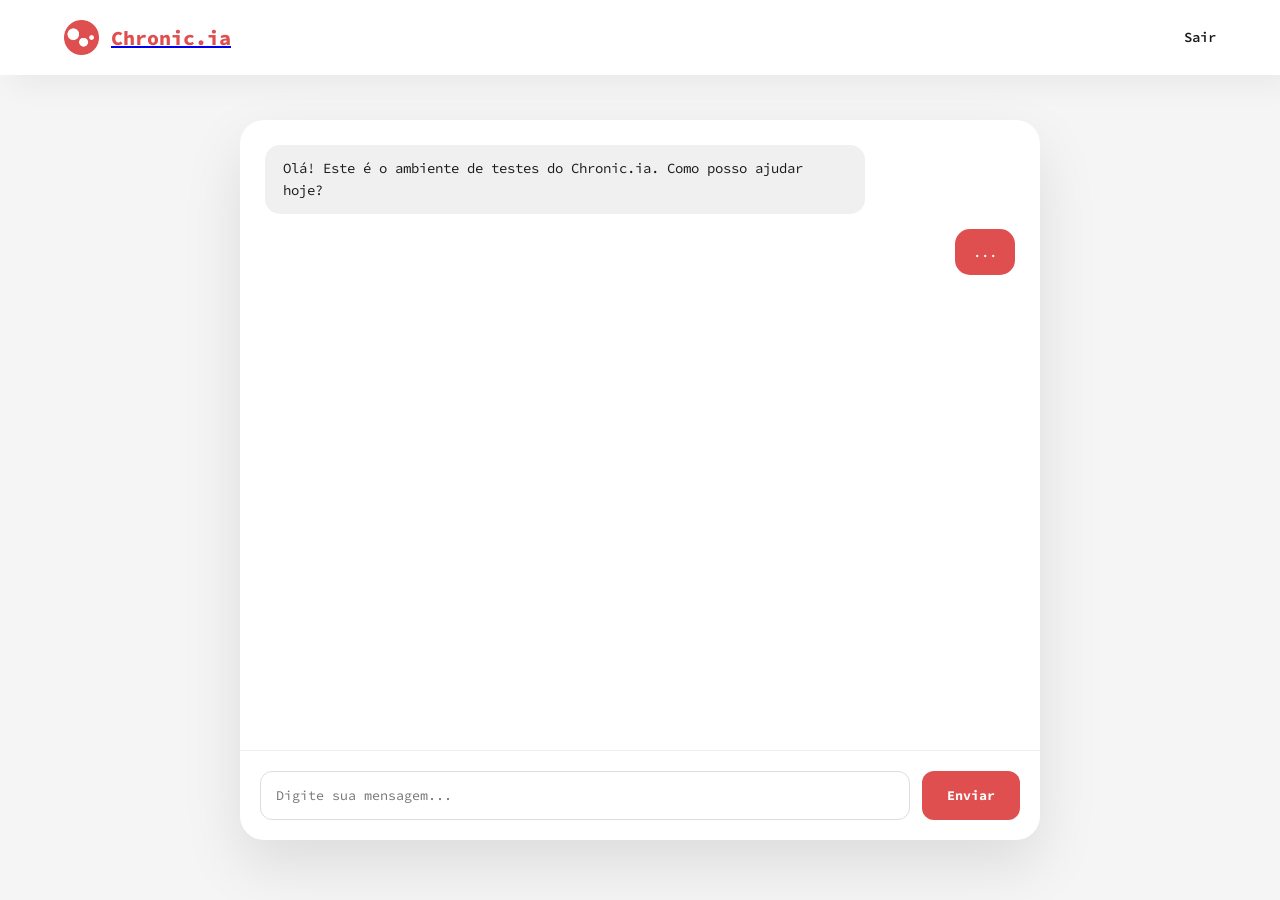
<file: sem IA/chat.html>
<!DOCTYPE html>
<html lang="pt-br">
<head>
    <meta charset="UTF-8">
    <meta name="viewport" content="width=device-width, initial-scale=1.0">
    <title>Chat | Chronic.ia</title>
    <link rel="stylesheet" href="style.css">
    <link rel="shortcut icon" href="../public/icon.png" type="image/x-icon">
</head>
<body class="chat-page-body">
    <header>
        <div class="logo">
            <img src="../public/icon.png" alt="Logo">
            <a href="./index.html"><h1>Chronic.ia</h1></a>
        </div>
        <a href="./index.html" class="nav-exit">Sair</a>
    </header>

    <div class="chat-screen-wrapper">
        <div class="chat-box-fixed">
            <div class="chat-messages-view">
                <div class="msg bubble-ai">
                    Olá! Este é o ambiente de testes do Chronic.ia. Como posso ajudar hoje?
                </div>
                <div class="msg bubble-user">
                    ...
                </div>
                
            </div>

            <div class="chat-input-bar">
                <input type="text" placeholder="Digite sua mensagem...">
                <button type="button">Enviar</button>
            </div>
        </div>
    </div>
</body>
</html>
</file>
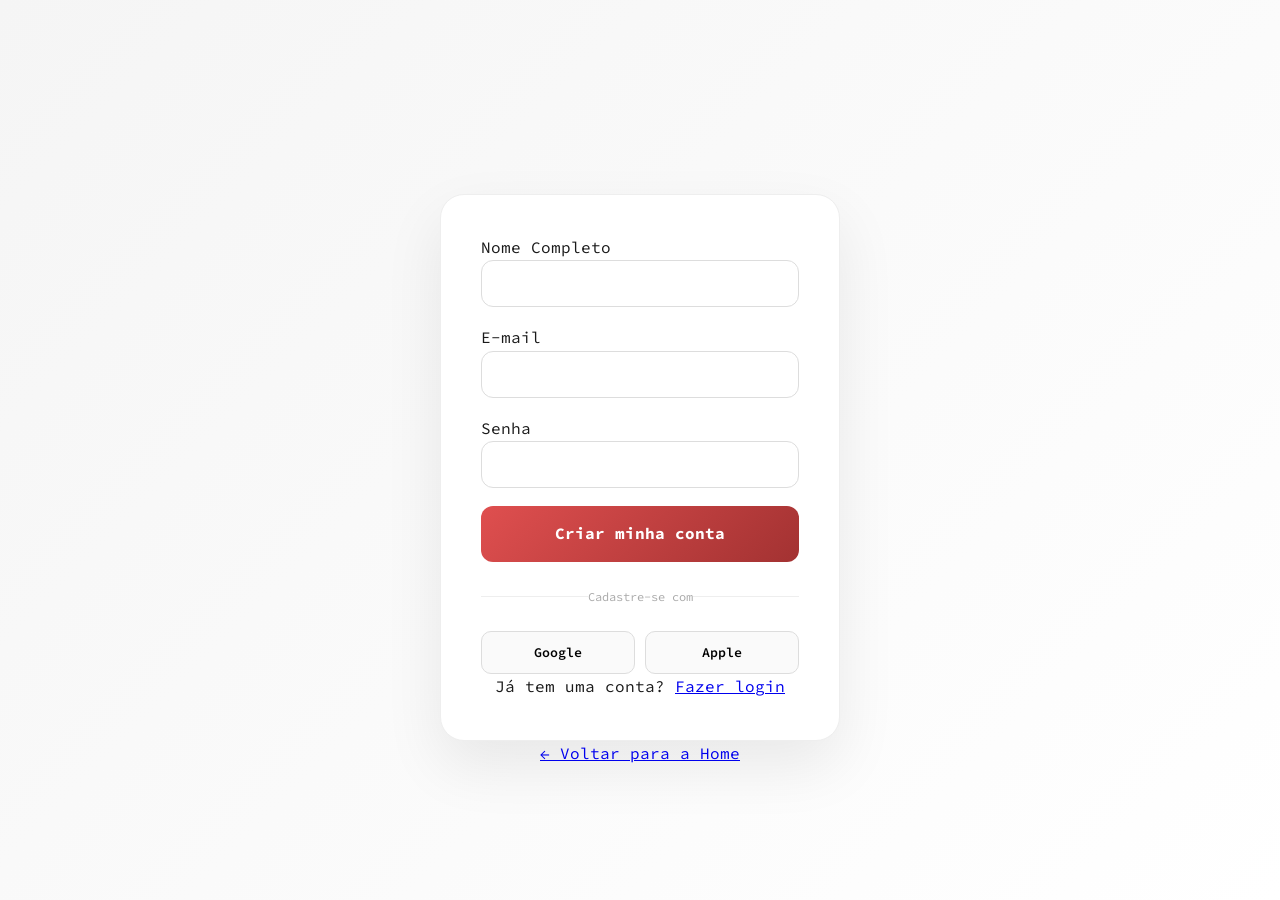
<file: sem IA/createAccount.html>
<!DOCTYPE html>
<html lang="pt-br">

<head>
  <meta charset="UTF-8">
  <meta name="viewport" content="width=device-width, initial-scale=1.0">
  <title>Criar Conta | Chronic.ia</title>
  <link rel="stylesheet" href="style.css">
  <link rel="shortcut icon" href="../public/icon.png" type="image/x-icon">
</head>

<body>
  <main class="login-container">
    <div class="login-box">
      <form action="#">
        <div class="input-group">
          <label for="name">Nome Completo</label>
          <input type="text" id="name">
        </div>

        <div class="input-group">
          <label for="email">E-mail</label>
          <input type="email" id="email">
        </div>

        <div class="input-group">
          <label for="password">Senha</label>
          <input type="password" id="password">
        </div>

        <a href="./chat.html" class="btn-login">Criar minha conta</a>
      </form>

      <div class="divider">
        <span>Cadastre-se com</span>
      </div>

      <div class="social-login">
        <button class="btn-social">Google</button>
        <button class="btn-social">Apple</button>
      </div>

      <p class="signup-text">
        Já tem uma conta? <a href="./login.html">Fazer login</a>
      </p>
    </div>

    <a href="./index.html" class="back-home">← Voltar para a Home</a>
  </main>
</body>

</html>
</file>
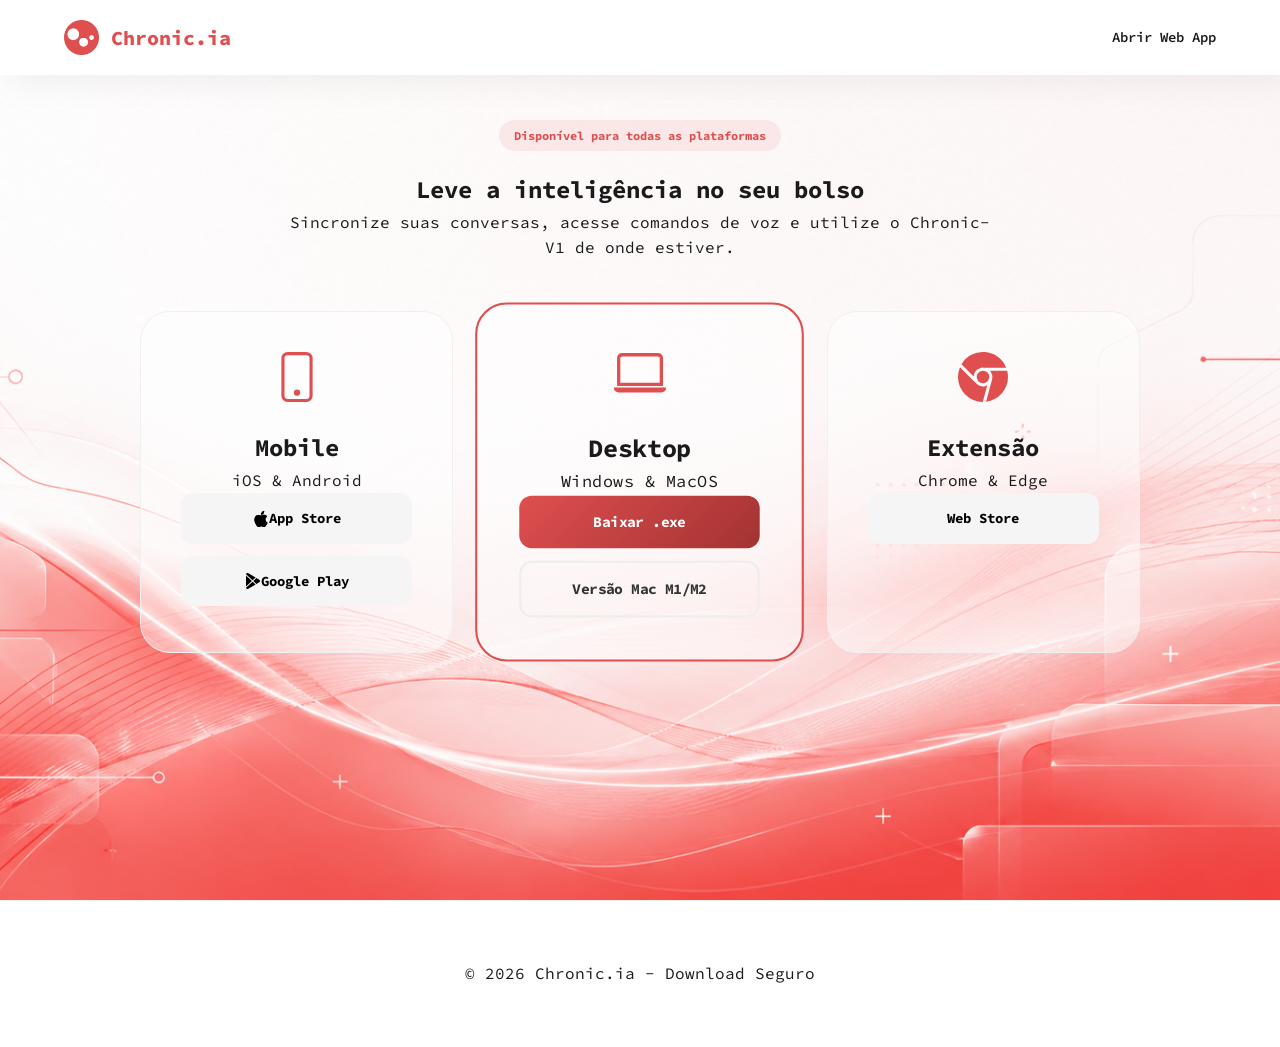
<file: sem IA/download.html>
<!DOCTYPE html>
<html lang="pt-br">

<head>
    <meta charset="UTF-8">
    <meta name="viewport" content="width=device-width, initial-scale=1.0">
    <title>Download | Chronic.ia</title>
    <link rel="stylesheet" href="style.css">
    <link rel="shortcut icon" href="../public/icon.png" type="image/x-icon">
</head>

<body class="download-page">
    <header>
        <div class="logo">
            <img src="../public/icon.png" alt="Logo Chronic.ia" />
            <a href="./index.html" style="text-decoration: none;">
                <h1>Chronic.ia</h1>
            </a>
        </div>
        <a href="./login.html" class="nav-download">Abrir Web App</a>
    </header>

    <main class="download-container">
        <section class="download-hero">
            <div class="badge">Disponível para todas as plataformas</div>
            <h1>Leve a inteligência no seu bolso</h1>
            <p>Sincronize suas conversas, acesse comandos de voz e utilize o Chronic-V1 de onde estiver.</p>
        </section>

        <div class="platform-grid">
            <div class="download-card">
                <div class="platform-icon">
                    <svg xmlns="http://www.w3.org/2000/svg" width="50" height="50" fill="#df4f4f" class="bi bi-phone"
                        viewBox="0 0 16 16">
                        <path
                            d="M11 1a1 1 0 0 1 1 1v12a1 1 0 0 1-1 1H5a1 1 0 0 1-1-1V2a1 1 0 0 1 1-1zM5 0a2 2 0 0 0-2 2v12a2 2 0 0 0 2 2h6a2 2 0 0 0 2-2V2a2 2 0 0 0-2-2z" />
                        <path d="M8 14a1 1 0 1 0 0-2 1 1 0 0 0 0 2" />
                    </svg>
                </div>
                <h2>Mobile</h2>
                <p>iOS & Android</p>
                <div class="btn-group">
                    <a href="#" class="btn-main">
                        <svg xmlns="http://www.w3.org/2000/svg" width="16" height="16" fill="currentColor"
                            class="bi bi-apple" viewBox="0 0 16 16">
                            <path
                                d="M11.182.008C11.148-.03 9.923.023 8.857 1.18c-1.066 1.156-.902 2.482-.878 2.516s1.52.087 2.475-1.258.762-2.391.728-2.43m3.314 11.733c-.048-.096-2.325-1.234-2.113-3.422s1.675-2.789 1.698-2.854-.597-.79-1.254-1.157a3.7 3.7 0 0 0-1.563-.434c-.108-.003-.483-.095-1.254.116-.508.139-1.653.589-1.968.607-.316.018-1.256-.522-2.267-.665-.647-.125-1.333.131-1.824.328-.49.196-1.422.754-2.074 2.237-.652 1.482-.311 3.83-.067 4.56s.625 1.924 1.273 2.796c.576.984 1.34 1.667 1.659 1.899s1.219.386 1.843.067c.502-.308 1.408-.485 1.766-.472.357.013 1.061.154 1.782.539.571.197 1.111.115 1.652-.105.541-.221 1.324-1.059 2.238-2.758q.52-1.185.473-1.282" />
                            <path
                                d="M11.182.008C11.148-.03 9.923.023 8.857 1.18c-1.066 1.156-.902 2.482-.878 2.516s1.52.087 2.475-1.258.762-2.391.728-2.43m3.314 11.733c-.048-.096-2.325-1.234-2.113-3.422s1.675-2.789 1.698-2.854-.597-.79-1.254-1.157a3.7 3.7 0 0 0-1.563-.434c-.108-.003-.483-.095-1.254.116-.508.139-1.653.589-1.968.607-.316.018-1.256-.522-2.267-.665-.647-.125-1.333.131-1.824.328-.49.196-1.422.754-2.074 2.237-.652 1.482-.311 3.83-.067 4.56s.625 1.924 1.273 2.796c.576.984 1.34 1.667 1.659 1.899s1.219.386 1.843.067c.502-.308 1.408-.485 1.766-.472.357.013 1.061.154 1.782.539.571.197 1.111.115 1.652-.105.541-.221 1.324-1.059 2.238-2.758q.52-1.185.473-1.282" />
                        </svg>
                        App Store</a>
                    <a href="#" class="btn-main">
                        <svg xmlns="http://www.w3.org/2000/svg" width="16" height="16" fill="currentColor"
                            class="bi bi-google-play" viewBox="0 0 16 16">
                            <path
                                d="M14.222 9.374c1.037-.61 1.037-2.137 0-2.748L11.528 5.04 8.32 8l3.207 2.96zm-3.595 2.116L7.583 8.68 1.03 14.73c.201 1.029 1.36 1.61 2.303 1.055zM1 13.396V2.603L6.846 8zM1.03 1.27l6.553 6.05 3.044-2.81L3.333.215C2.39-.341 1.231.24 1.03 1.27" />
                        </svg>
                        Google Play</a>
                </div>
            </div>

            <div class="download-card featured">
                <div class="platform-icon">
                    <svg xmlns="http://www.w3.org/2000/svg" width="50" height="50" fill="#df4f4f" class="bi bi-laptop"
                        viewBox="0 0 16 16">
                        <path
                            d="M13.5 3a.5.5 0 0 1 .5.5V11H2V3.5a.5.5 0 0 1 .5-.5zm-11-1A1.5 1.5 0 0 0 1 3.5V12h14V3.5A1.5 1.5 0 0 0 13.5 2zM0 12.5h16a1.5 1.5 0 0 1-1.5 1.5h-13A1.5 1.5 0 0 1 0 12.5" />
                    </svg>
                </div>
                <h2>Desktop</h2>
                <p>Windows & MacOS</p>
                <div class="btn-group">
                    <a href="#" class="btn-primary-gradient">Baixar .exe</a>
                    <a href="#" class="btn-outline">Versão Mac M1/M2</a>
                </div>
            </div>

            <div class="download-card">
                <div class="platform-icon">
                    <svg xmlns="http://www.w3.org/2000/svg" width="50" height="50" fill="#df4f4f"
                        class="bi bi-browser-chrome" viewBox="0 0 16 16">
                        <path fill-rule="evenodd"
                            d="M16 8a8 8 0 0 1-7.022 7.94l1.902-7.098a3 3 0 0 0 .05-1.492A3 3 0 0 0 10.237 6h5.511A8 8 0 0 1 16 8M0 8a8 8 0 0 0 7.927 8l1.426-5.321a3 3 0 0 1-.723.255 3 3 0 0 1-1.743-.147 3 3 0 0 1-1.043-.7L.633 4.876A8 8 0 0 0 0 8m5.004-.167L1.108 3.936A8.003 8.003 0 0 1 15.418 5H8.066a3 3 0 0 0-1.252.243 2.99 2.99 0 0 0-1.81 2.59M8 10a2 2 0 1 0 0-4 2 2 0 0 0 0 4" />
                    </svg>
                </div>
                <h2>Extensão</h2>
                <p>Chrome & Edge</p>
                <div class="btn-group">
                    <a href="#" class="btn-main">Web Store</a>
                </div>
            </div>
        </div>
    </main>

    <footer>
        <p>&copy; 2026 Chronic.ia - Download Seguro</p>
    </footer>
</body>

</html>
</file>
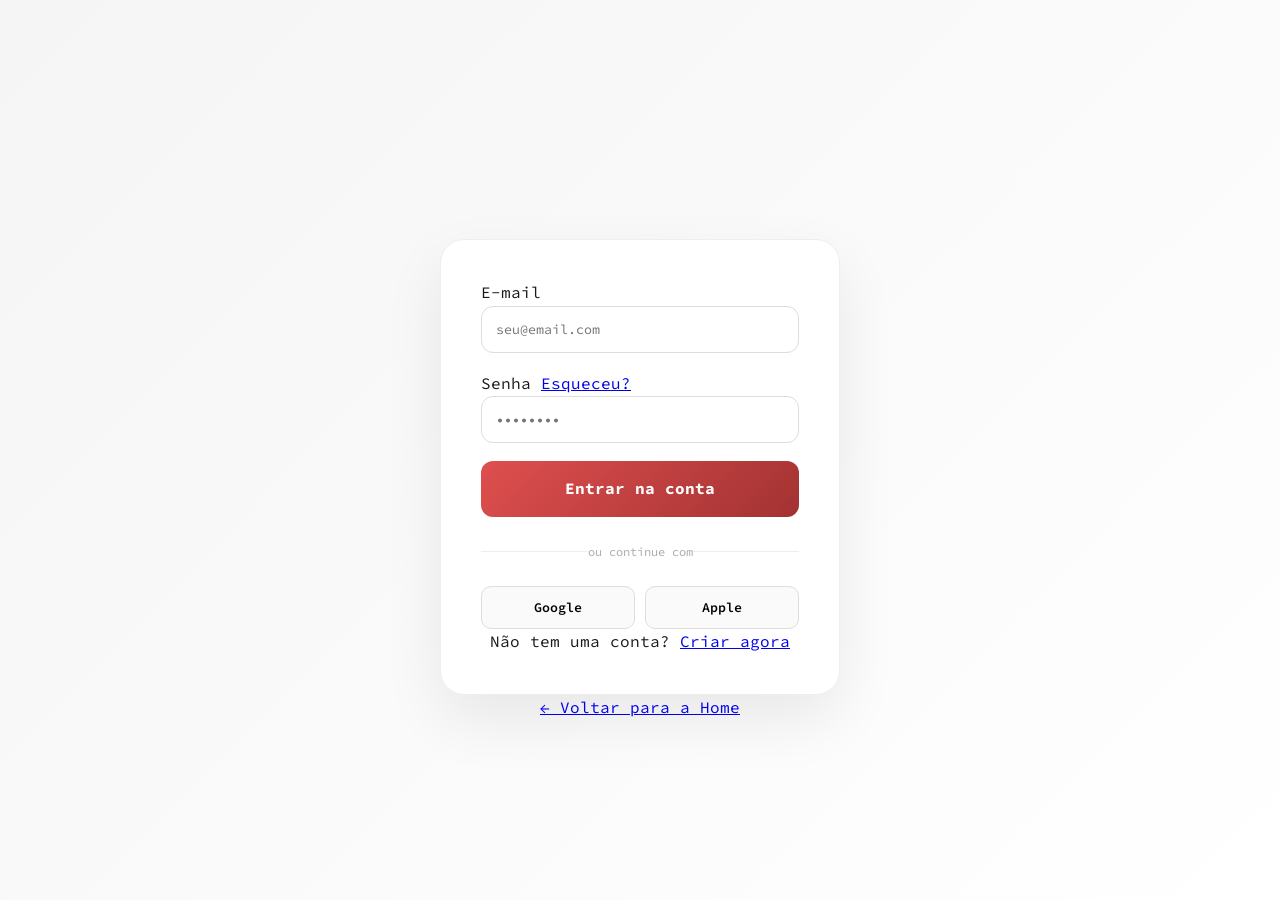
<file: sem IA/login.html>
<!DOCTYPE html>
<html lang="pt-br">

<head>
    <meta charset="UTF-8">
    <meta name="viewport" content="width=device-width, initial-scale=1.0">
    <title>Login | Chronic.ia</title>
    <link rel="stylesheet" href="style.css">
    <link rel="shortcut icon" href="../public/icon.png" type="image/x-icon">
</head>

<body>
    <main class="login-container">
        <div class="login-box">
            <form action="#">
                <div class="input-group">
                    <label for="email">E-mail</label>
                    <input type="email" id="email" placeholder="seu@email.com" required>
                </div>

                <div class="input-group">
                    <div class="label-wrapper">
                        <label for="password">Senha</label>
                        <a href="#" class="forgot-link">Esqueceu?</a>
                    </div>
                    <input type="password" id="password" placeholder="••••••••" required>
                </div>

                <a href="./chat.html" class="btn-login">Entrar na conta</a>
            </form>

            <div class="divider">
                <span>ou continue com</span>
            </div>

            <div class="social-login">
                <button class="btn-social">Google</button>
                <button class="btn-social">Apple</button>
            </div>

            <p class="signup-text">
                Não tem uma conta? <a href="./createAccount.html">Criar agora</a>
            </p>
        </div>

        <a href="./index.html" class="back-home">← Voltar para a Home</a>
    </main>
</body>

</html>
</file>
<file: sem IA/style.css>
@import url('https://fonts.googleapis.com/css2?family=Source+Code+Pro:wght@200..900&display=swap');

* {
  margin: 0;
  padding: 0;
  box-sizing: border-box;
  font-family: "Source Code Pro", monospace;
}

body {
  background-color: #fdfdfd;
  color: #1a1a1a;
  line-height: 1.6;
  overflow-x: hidden;
}

header {
  display: flex;
  justify-content: space-between;
  align-items: center;
  padding: 20px 5%;
  position: fixed;
  width: 100%;
  top: 0;
  z-index: 1000;
  background-color: #fff;
  box-shadow: 10px 10px 30px rgba(0, 0, 0, 0.05);
}

.logo {
  display: flex;
  align-items: center;
  gap: 12px;
}

.logo img {
  width: 35px;
}

.logo h1 {
  font-size: 20px;
  color: #df4f4f;
  font-weight: 800;
}

.nav-download,
.nav-exit {
  text-decoration: none;
  color: #1a1a1a;
  font-weight: 600;
  font-size: 14px;
  transition: 0.3s;
}

.nav-download span {
  color: #df4f4f;
  border-bottom: 2px solid #df4f4f;
}

main {
  display: flex;
  flex-direction: column;
  align-items: center;
  padding: 120px 5% 60px;
  background: radial-gradient(circle at top right, rgba(223, 79, 79, 0.05), transparent), url('../public/wallpaper.png') center/cover;
  min-height: 100vh;
}

.main-text {
  display: flex;
  align-items: center;
  gap: 10px;
  color: #666;
  font-size: 14px;
}

.cta h1 {
  font-size: clamp(40px, 8vw, 80px);
  background: linear-gradient(135deg, #df4f4f 0%, #a33232 100%);
  -webkit-background-clip: text;
  -webkit-text-fill-color: transparent;
  margin: 10px 0;
  animation: fadeInDown 1.2s ease-out;
}

.tagline {
  font-size: 20px;
  font-weight: 700;
  color: #666;
  text-align: center;
  margin-bottom: 40px;
}

.links-container {
  display: flex;
  gap: 20px;
  width: 100%;
  max-width: 900px;
  margin-bottom: 80px;
}

.glass-card {
  flex: 1;
  text-decoration: none;
  background: rgba(255, 255, 255, 0.7);
  backdrop-filter: blur(15px);
  padding: 30px;
  border-radius: 24px;
  border: 1px solid rgba(255, 255, 255, 0.4);
  display: flex;
  justify-content: space-between;
  align-items: center;
  transition: all 0.4s cubic-bezier(0.175, 0.885, 0.32, 1.275);
  box-shadow: 0 15px 35px rgba(0, 0, 0, 0.08);
}

.glass-card.primary {
  border-left: 5px solid #df4f4f;
}

.glass-card h3 {
  color: #df4f4f;
  font-size: 18px;
  margin-bottom: 8px;
}

.glass-card p {
  color: #666;
  font-size: 14px;
}

.glass-card .arrow {
  font-size: 24px;
  color: #df4f4f;
  transition: 0.3s;
}

.glass-card:hover {
  transform: translateY(-10px);
  background: white;
  border-color: #df4f4f;
}

.features {
  display: grid;
  grid-template-columns: repeat(auto-fit, minmax(280px, 1fr));
  gap: 30px;
  width: 100%;
  max-width: 1100px;
}

.feature-card {
  background: white;
  padding: 40px 30px;
  border-radius: 24px;
  text-align: center;
  transition: 0.3s;
  box-shadow: 0 4px 20px rgba(0, 0, 0, 0.03);
}

.feature-card:hover {
  transform: translateY(-5px);
  box-shadow: 0 15px 35px rgba(0, 0, 0, 0.08);
}

.feature-card .icon {
  margin-bottom: 20px;
  transition: 0.5s;
}

.feature-card:hover .icon {
  transform: scale(1.1) rotate(10deg) translateY(-10px);
}

.feature-card h3 {
  margin-bottom: 12px;
  font-weight: 700;
}

.feature-card p {
  color: #666;
  font-size: 14px;
}

.download-hero {
  text-align: center;
  max-width: 700px;
  margin-bottom: 50px;
}

.badge {
  background: rgba(223, 79, 79, 0.1);
  padding: 6px 15px;
  border-radius: 30px;
  font-size: 12px;
  font-weight: 700;
  color: #df4f4f;
  margin-bottom: 20px;
  display: inline-block;
}

.platform-grid {
  display: grid;
  grid-template-columns: repeat(auto-fit, minmax(280px, 1fr));
  gap: 30px;
  width: 100%;
  max-width: 1000px;
}

.download-card {
  background: rgba(255, 255, 255, 0.5);
  padding: 40px;
  border-radius: 30px;
  text-align: center;
  border: 1px solid #f0f0f0;
  transition: 0.4s;
}

.download-card.featured {
  border: 2px solid #df4f4f;
  transform: scale(1.05);
}

.platform-icon {
  margin-bottom: 20px;
  transition: 0.5s;
}

.download-card:hover .platform-icon {
  transform: scale(1.1) rotate(10deg) translateY(-10px);
}

.btn-group {
  display: flex;
  flex-direction: column;
  gap: 12px;
}

.btn-main,
.btn-primary-gradient,
.btn-outline {
  text-decoration: none;
  padding: 14px;
  border-radius: 12px;
  font-weight: 700;
  font-size: 14px;
  transition: 0.3s;
  display: flex;
  justify-content: center;
  align-items: center;
}

.btn-main {
  background: #f5f5f5;
  color: black;
}

.btn-primary-gradient {
  background: linear-gradient(135deg, #df4f4f, #a33232);
  color: white;
}

.btn-outline {
  border: 2px solid #eee;
  color: #333;
}

.btn-primary-gradient:hover {
  box-shadow: 0 8px 20px rgba(223, 79, 79, 0.3);
}

.login-container {
  background: linear-gradient(135deg, #f5f5f5, #ffffff);
  display: flex;
  justify-content: center;
  align-items: center;
  min-height: 100vh;
}

.login-box {
  background: #fff;
  padding: 40px;
  border-radius: 24px;
  box-shadow: 0 25px 60px rgba(0, 0, 0, 0.08);
  border: 1px solid #eee;
  text-align: center;
  width: 100%;
  max-width: 400px;
}

.input-group {
  text-align: left;
  margin-bottom: 18px;
}

.input-group input {
  width: 100%;
  padding: 14px;
  border-radius: 12px;
  border: 1px solid #ddd;
  outline: none;
  transition: 0.3s;
}

.input-group input:focus {
  border-color: #df4f4f;
}

.btn-login {
  display: block;
  width: 100%;
  padding: 15px;
  background: linear-gradient(135deg, #df4f4f, #a33232);
  color: white;
  border-radius: 12px;
  font-weight: 700;
  text-decoration: none;
  transition: 0.3s;
}

.divider {
  display: flex;
  align-items: center;
  margin: 25px 0;
  color: #aaa;
  font-size: 12px;
}

.divider::before,
.divider::after {
  content: "";
  flex: 1;
  height: 1px;
  background: #eee;
}

.social-login {
  display: flex;
  gap: 10px;
}

.btn-social {
  flex: 1;
  padding: 12px;
  border-radius: 10px;
  border: 1px solid #ddd;
  background: #fafafa;
  font-weight: 600;
  cursor: pointer;
}

.chat-page-body {
  background-color: #f5f5f5;
  height: 100vh;
  overflow: hidden;
}

.chat-screen-wrapper {
  display: flex;
  justify-content: center;
  align-items: center;
  height: 100vh;
  padding: 80px 20px 20px;
}

.chat-box-fixed {
  width: 100%;
  max-width: 800px;
  height: 80vh;
  background: #fff;
  border-radius: 24px;
  display: flex;
  flex-direction: column;
  overflow: hidden;
  box-shadow: 0 25px 60px rgba(0, 0, 0, 0.1);
}

.chat-messages-view {
  flex: 1;
  overflow-y: auto;
  padding: 25px;
  display: flex;
  flex-direction: column;
  gap: 15px;
}

.msg {
  padding: 12px 18px;
  border-radius: 15px;
  font-size: 14px;
  max-width: 80%;
}

.bubble-ai {
  background: #f0f0f0;
  align-self: flex-start;
}

.bubble-user {
  background: #df4f4f;
  color: white;
  align-self: flex-end;
}

.chat-input-bar {
  padding: 20px;
  border-top: 1px solid #eee;
  display: flex;
  gap: 12px;
}

.chat-input-bar input {
  flex: 1;
  padding: 15px;
  border-radius: 12px;
  border: 1px solid #ddd;
  outline: none;
}

.chat-input-bar button {
  padding: 0 25px;
  background: #df4f4f;
  color: white;
  border-radius: 12px;
  border: none;
  font-weight: 700;
}

footer {
  padding: 60px 5%;
  text-align: center;
  background: #fff;
  border-top: 1px solid #eee;
}

.social {
  display: flex;
  justify-content: center;
  gap: 15px;
  margin-top: 20px;
}

.social a {
  text-decoration: none;
  color: #666;
  padding: 8px 16px;
  background: #f5f5f5;
  border-radius: 10px;
  font-weight: 700;
  font-size: 12px;
  transition: 0.3s;
}

.social a:hover {
  background: #df4f4f;
  color: white;
}

/* ===== PRICING ===== */

.pricing {
  padding: 80px 5%;
  text-align: center;
}

.pricing-header h2 {
  font-size: 32px;
  margin-bottom: 10px;
}

.pricing-header p {
  color: #666;
  margin-bottom: 50px;
}

.pricing-grid {
  display: grid;
  grid-template-columns: repeat(auto-fit, minmax(260px, 1fr));
  gap: 30px;
  max-width: 1000px;
  margin: 0 auto;
}

.pricing-card {
  background: white;
  padding: 40px 30px;
  border-radius: 24px;
  border: 1px solid #eee;
  box-shadow: 0 10px 30px rgba(0, 0, 0, 0.05);
  transition: 0.3s;
  position: relative;
}

.pricing-card:hover {
  transform: translateY(-8px);
  box-shadow: 0 20px 40px rgba(0, 0, 0, 0.08);
}

.pricing-card h3 {
  font-size: 20px;
  margin-bottom: 10px;
}

.price {
  font-size: 32px;
  font-weight: 800;
  color: #df4f4f;
  margin-bottom: 20px;
}

.price span {
  font-size: 14px;
  color: #666;
  font-weight: 500;
}

.pricing-card ul {
  list-style: none;
  margin-bottom: 25px;
  text-align: left;
}

.pricing-card ul li {
  margin-bottom: 10px;
  font-size: 14px;
  color: #444;
}

.pricing-card.featured {
  border: 2px solid #df4f4f;
  transform: scale(1.05);
}

.pricing-card .badge {
  position: absolute;
  top: -10px;
  right: 20px;
  background: #df4f4f;
  color: white;
  padding: 5px 10px;
  font-size: 11px;
  border-radius: 20px;
}

@media (max-width: 768px) {
  .pricing-card.featured {
    transform: scale(1);
  }
}

@keyframes fadeInDown {
  from {
    opacity: 0;
    transform: translateY(-30px);
  }

  to {
    opacity: 1;
    transform: translateY(0);
  }
}

@media (max-width: 768px) {
  .links-container {
    flex-direction: column;
  }

  .cta h1 {
    font-size: 45px;
  }

  .download-card.featured {
    transform: scale(1);
  }
}
</file>
